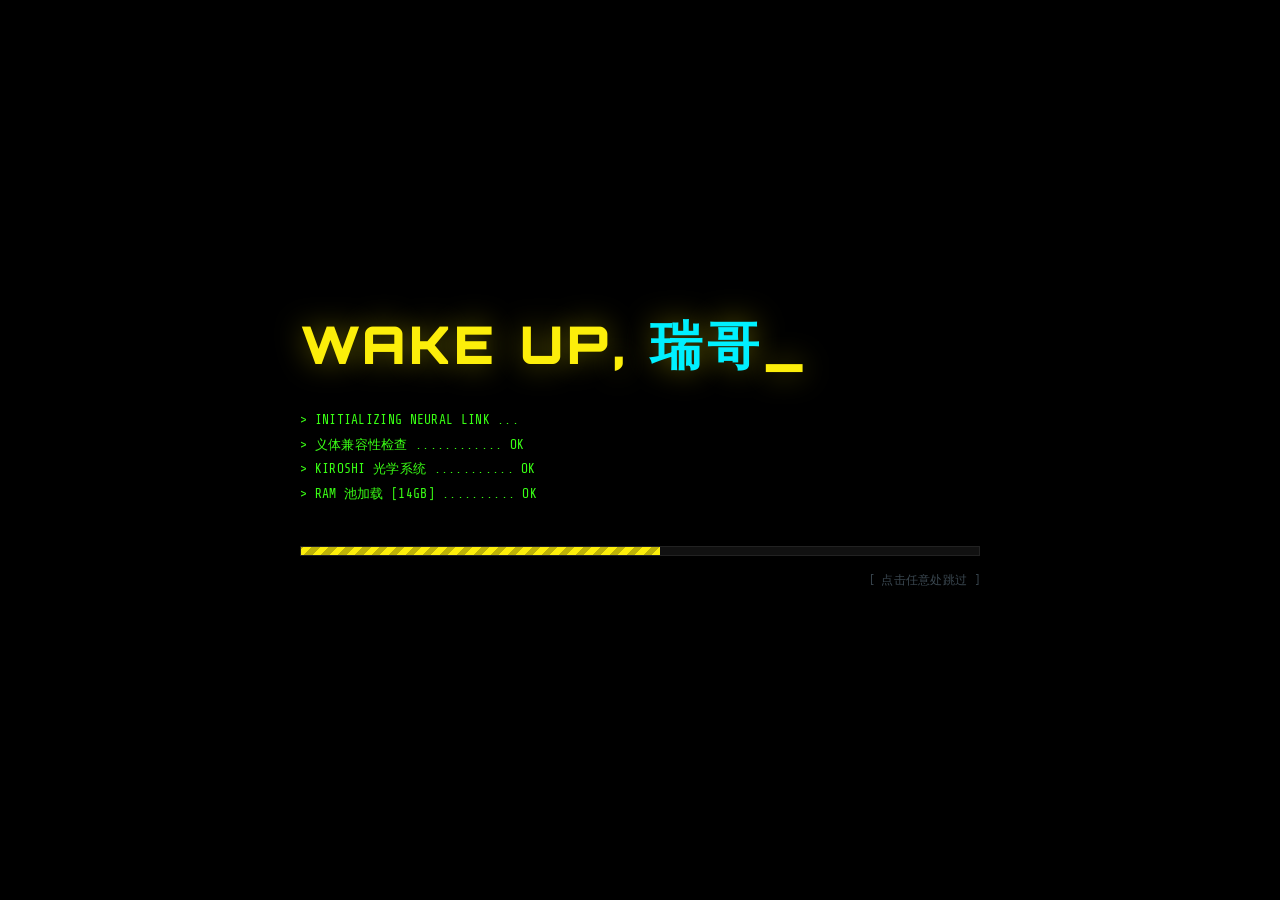
<file: index.html>
<!DOCTYPE html><html lang=zh-CN><head><meta charset=UTF-8><meta name=viewport content="width=device-width,initial-scale=1"><title>瑞哥.夜之城个人终端</title><link rel=icon type=image/svg+xml href=assets/favicon.svg><meta name=description content="一个赛博朋克2077风格的个人主页 —— 义体、专长、超梦档案与网络浪人日志。"><link rel=preload as=image href=assets/hero-city.jpg><link rel=preconnect href=https://fonts.googleapis.com><link rel=preconnect href=https://fonts.gstatic.com crossorigin><link href="https://fonts.googleapis.com/css2?family=Orbitron:wght@500;700;900&family=Rajdhani:wght@400;500;600;700&family=Share+Tech+Mono&display=swap" rel=stylesheet media=print onload='this.media="all"'><noscript><link href="https://fonts.googleapis.com/css2?family=Orbitron:wght@500;700;900&family=Rajdhani:wght@400;500;600;700&family=Share+Tech+Mono&display=swap" rel=stylesheet></noscript><link rel=stylesheet href=assets/style.css></head><body><div id=boot><div class=boot-box><div class=boot-logo>WAKE UP, <span>瑞哥</span>_</div><div class=boot-lines id=boot-lines></div><div class=boot-bar><i id=boot-bar></i></div><div class=boot-skip>[ 点击任意处跳过 ]</div></div></div><div class=fx-scanlines></div><div class=fx-crtbar></div><div class=fx-noise></div><div class=fx-vignette></div><div id=cursor-glow></div><div id=burn-overlay></div><div class=side-strip>NIGHT CITY // NC-77012 // PERSONAL TERMINAL OF V.</div><div class="hud-corner tl"></div><div class="hud-corner tr"></div><div class="hud-corner bl"></div><div class="hud-corner br"></div><div id=relic-hud>RELIC 2.0 :: RUNTIME STABLE</div><header id=nav><a class=nav-logo href=index.html><span class=box>V</span>瑞哥. TERMINAL</a><nav class=nav-links id=nav-links><a href=attributes.html>属性</a> <a href=cyberware.html>义体</a> <a href=perks.html>专长</a> <a href=braindance.html>超梦档案</a> <a href=terminal.html>接入终端</a> <a class=ext href="https://project-dashboard-demo.app.workbuddy.host/?sharecode=5I4RS6HMRS&shareId=46b3ce8f7da348518862b93cd07c467c" target=_blank rel=noopener>项目控制台</a></nav><div class=nav-eddies>€$ <b id=eddies>0</b></div><button id=nav-burger>MENU_</button></header><main><div class="ticker ticker-top"><div class=ticker-track id=ticker-track></div></div><section id=hero><div class=hero-bg><img id=hero-img src=assets/hero-city.jpg alt=夜之城></div><div class=hero-grid></div><div class=hero-inner><div class=hero-top><div class="hero-id reveal"><div class=avatar-frame><img src=assets/portrait.jpg alt=肖像></div><div class=hero-meta><div>NETRUNNER // <b>freelancer_tier_1</b></div><div>街头声望 STREET CRED: <b class=lv>Lv.50 · MAX</b></div><div>所属: <b>自由浪人</b> / 来世酒吧常驻</div><div>当前位置: <b>沃森区 · 北橡树公寓 0716</b></div></div></div><div class="hero-meta reveal" style=text-align:right><div>SESSION ID: <b id=sess-id>--------</b></div><div>UPTIME: <b id=uptime>00:00:00</b></div><div>SYS STATUS: <b style=color:var(--green)>ONLINE</b></div></div></div><div class="hero-title reveal"><h1><span class="glitch y" data-text=V>瑞哥</span><span class=dot>.</span></h1><div class=hero-role>FULL-STACK CHROME // 自由网络浪人 · 恶土诗人</div></div><div class="hero-quote reveal"><span id=typed></span><span class=hero-cursor></span></div><div class="hero-cta reveal"><a class="btn btn-y cut" href=braindance.html>[ 查看超梦档案 ]</a> <a class="btn btn-o cut-sm" href=terminal.html>[ 接入终端 ]</a></div><div class="hero-stats reveal"><div class=stat-cell><div class=num><span data-count=1188>0</span><small> 小时</small></div><div class=lbl>NET RUNTIME 工作时长</div></div><div class=stat-cell><div class=num><span data-count=128>0</span></div><div class=lbl>ACTUAL PROJECT // 实战项目</div></div><div class=stat-cell><div class=num><span data-count=56>0</span></div><div class=lbl>SHARDS // 发布的技术碎片</div></div><div class=stat-cell><div class=num><span data-count=9>0</span><small> /10</small></div><div class=lbl>CHROME INDEX 义体负载</div></div></div></div></section><section id=ports><div class="ports-head reveal"><div class=sec-tag>// NAV MATRIX :: 选择接入点</div><p class=sec-sub>档案、回放与终端都在各自的舱室里 —— 点卡片直达。</p></div><div class=port-grid><a class="port-card cut reveal" href=attributes.html><span class=p-ic style=color:var(--red)>⚡</span><h3>属性面板</h3><span class=p-en>BODY STATS</span><p>五维属性与下属技能，数值即话语权。</p><span class=p-go>进入查看</span> </a><a class="port-card cut reveal" href=cyberware.html><span class=p-ic style=color:var(--orange)>🦾</span><h3>义体负载</h3><span class=p-en>CYBERWARE</span><p>义体清单与诊断详情，点部件看报告。</p><span class=p-go>进入舱室</span> </a><a class="port-card cut reveal" href=perks.html><span class=p-ic style=color:var(--purple)>🧬</span><h3>专长树</h3><span class=p-en>PERK TREES</span><p>黑客、刀剑与工程三条路线的解锁进度。</p><span class=p-go>查看进度</span> </a><a class="port-card cut reveal" href=braindance.html><span class=p-ic style=color:var(--cyan)>🎬</span><h3>超梦档案</h3><span class=p-en>BRAINdance ARCHIVES</span><p>六段脑内录像带：技术碎片、恶土见闻与夜之城生存指南，全息投影回放。</p><span class=p-go>接入回放</span> </a><a class="port-card cut reveal" href=terminal.html><span class=p-ic style=color:var(--yellow)>⌨</span><h3>接入终端</h3><span class=p-en>UPLINK // V-TERM</span><p>脑内电台语录墙，外加一个能敲命令的假终端。</p><span class=p-go>建立连接</span> </a><a class="port-card ext cut reveal" href="https://project-dashboard-demo.app.workbuddy.host/?sharecode=5I4RS6HMRS&shareId=46b3ce8f7da348518862b93cd07c467c" target=_blank rel=noopener><span class=p-ic style=color:var(--green)>🛰</span><h3>项目控制台</h3><span class=p-en>PROJECT CONSOLE</span><p>委托项目状态灯阵与交付链路，独立应用实时同步。</p><span class=p-go>打开控制台</span></a></div></section><footer class=foot-bar><div class=corps><span class=corp>荒坂 ARASAKA</span> <span class=corp>军用科技 MILITECH</span> <span class=corp>生物技术 BIOTECHNICA</span> <span class=corp>康陶 KANG TAO</span> <span class=corp>创伤小组 TRAUMA TEAM</span></div><div class=ncpd-line>NCPD: 本终端为个人非商业用途 · 未经授权接入将触发防御网格 · ICE 已就绪</div><div class=foot-status>V. TERMINAL © 2077 · <span class=on>● ONLINE</span></div></footer></main><script src=assets/config.js></script><script src=assets/common.js></script><script>function startTyped(){const t=document.getElementById("typed");let e=0,n=0,o=!1;!function i(){const d=CONFIG.typedLines[e];if(o)t.textContent=d.slice(0,--n),0===n&&(o=!1,e=(e+1)%CONFIG.typedLines.length),setTimeout(i,22);else{if(t.textContent=d.slice(0,++n),n===d.length)return o=!0,void setTimeout(i,2400);setTimeout(i,55+60*Math.random())}}()}!function(){const t=document.getElementById("boot"),e=document.getElementById("boot-lines"),n=document.getElementById("boot-bar"),o=[["> INITIALIZING NEURAL LINK ...","ok"],["> 义体兼容性检查 ............ OK","ok"],["> KIROSHI 光学系统 ........... OK","ok"],["> RAM 池加载 [14GB] .......... OK","ok"],["> 荒坂 ICE 扫描 .............. 已规避","warn"],["> RELIC 2.0 运行时 ........... 异常!","err"],["> 覆盖协议启动: WAKE UP, SAMURAI","warn"]];let i=0,d=!1;const s=()=>{d||(d=!0,t.classList.add("done"),startTyped())},r=setInterval(()=>{if(i>=o.length)return clearInterval(r),n.style.width="100%",void setTimeout(s,550);const[t,d]=o[i],c=document.createElement("div");c.className=d,c.textContent=t,e.appendChild(c),n.style.width=Math.round((i+1)/o.length*92)+"%",i++},300);t.addEventListener("click",s),setTimeout(s,3400)}(),function(){const t=document.getElementById("ticker-track"),e=CONFIG.tickerItems.map(([t,e])=>`<div class="ticker-item ${"警告"===t||"NCPD 通缉"===t?"warn":""}"><b>[ ${t} ]</b>${e}</div>`).join("");t.innerHTML=e+e}(),function(){const t=Array.from({length:8},()=>"0123456789ABCDEF"[Math.floor(16*Math.random())]).join("");document.getElementById("sess-id").textContent=t;const e=document.getElementById("uptime");let n=0;setInterval(()=>{n++;const t=String(Math.floor(n/3600)).padStart(2,"0"),o=String(Math.floor(n%3600/60)).padStart(2,"0");e.textContent=`${t}:${o}:${String(n%60).padStart(2,"0")}`},1e3)}(),function(){const t=document.getElementById("hero-img");addEventListener("mousemove",e=>{const n=14*(e.clientX/innerWidth-.5),o=10*(e.clientY/innerHeight-.5);t.style.transform=`scale(1.06) translate(${-n}px,${-o}px)`})}()</script></body></html>
</file>
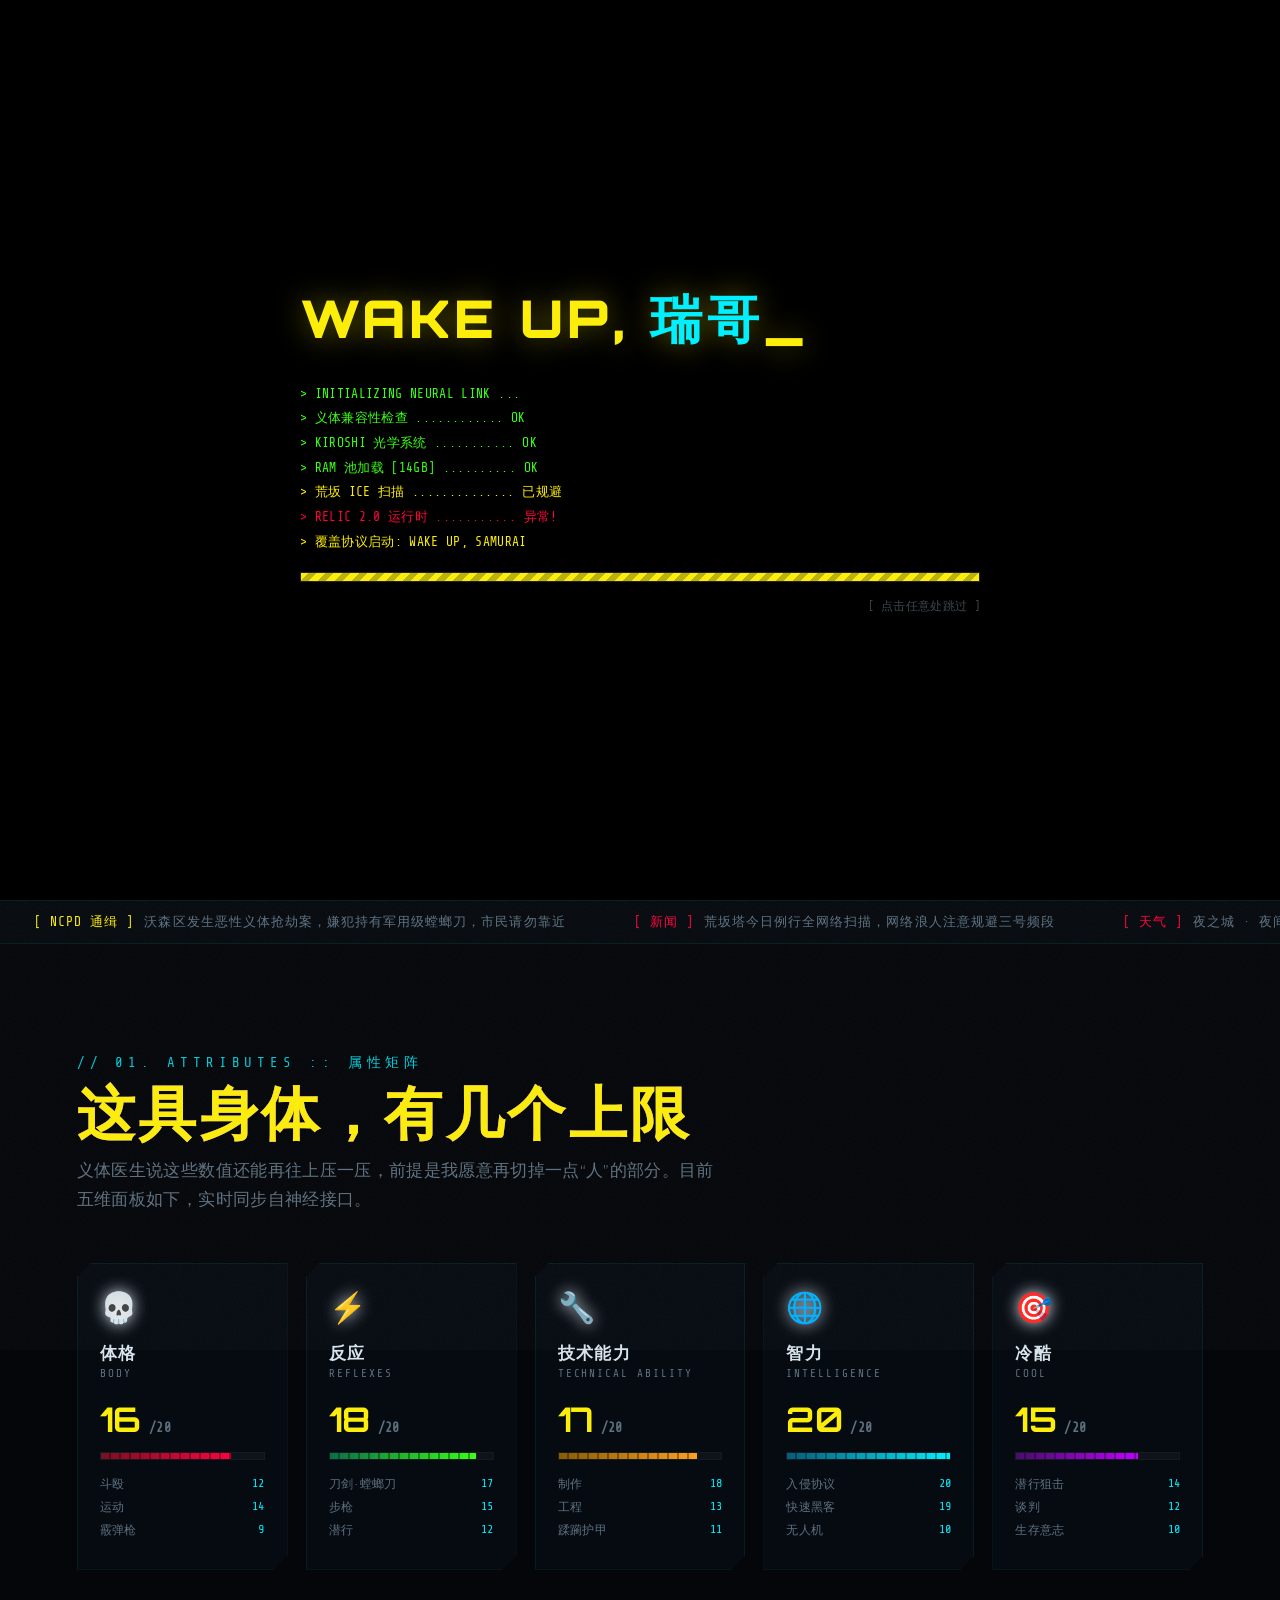
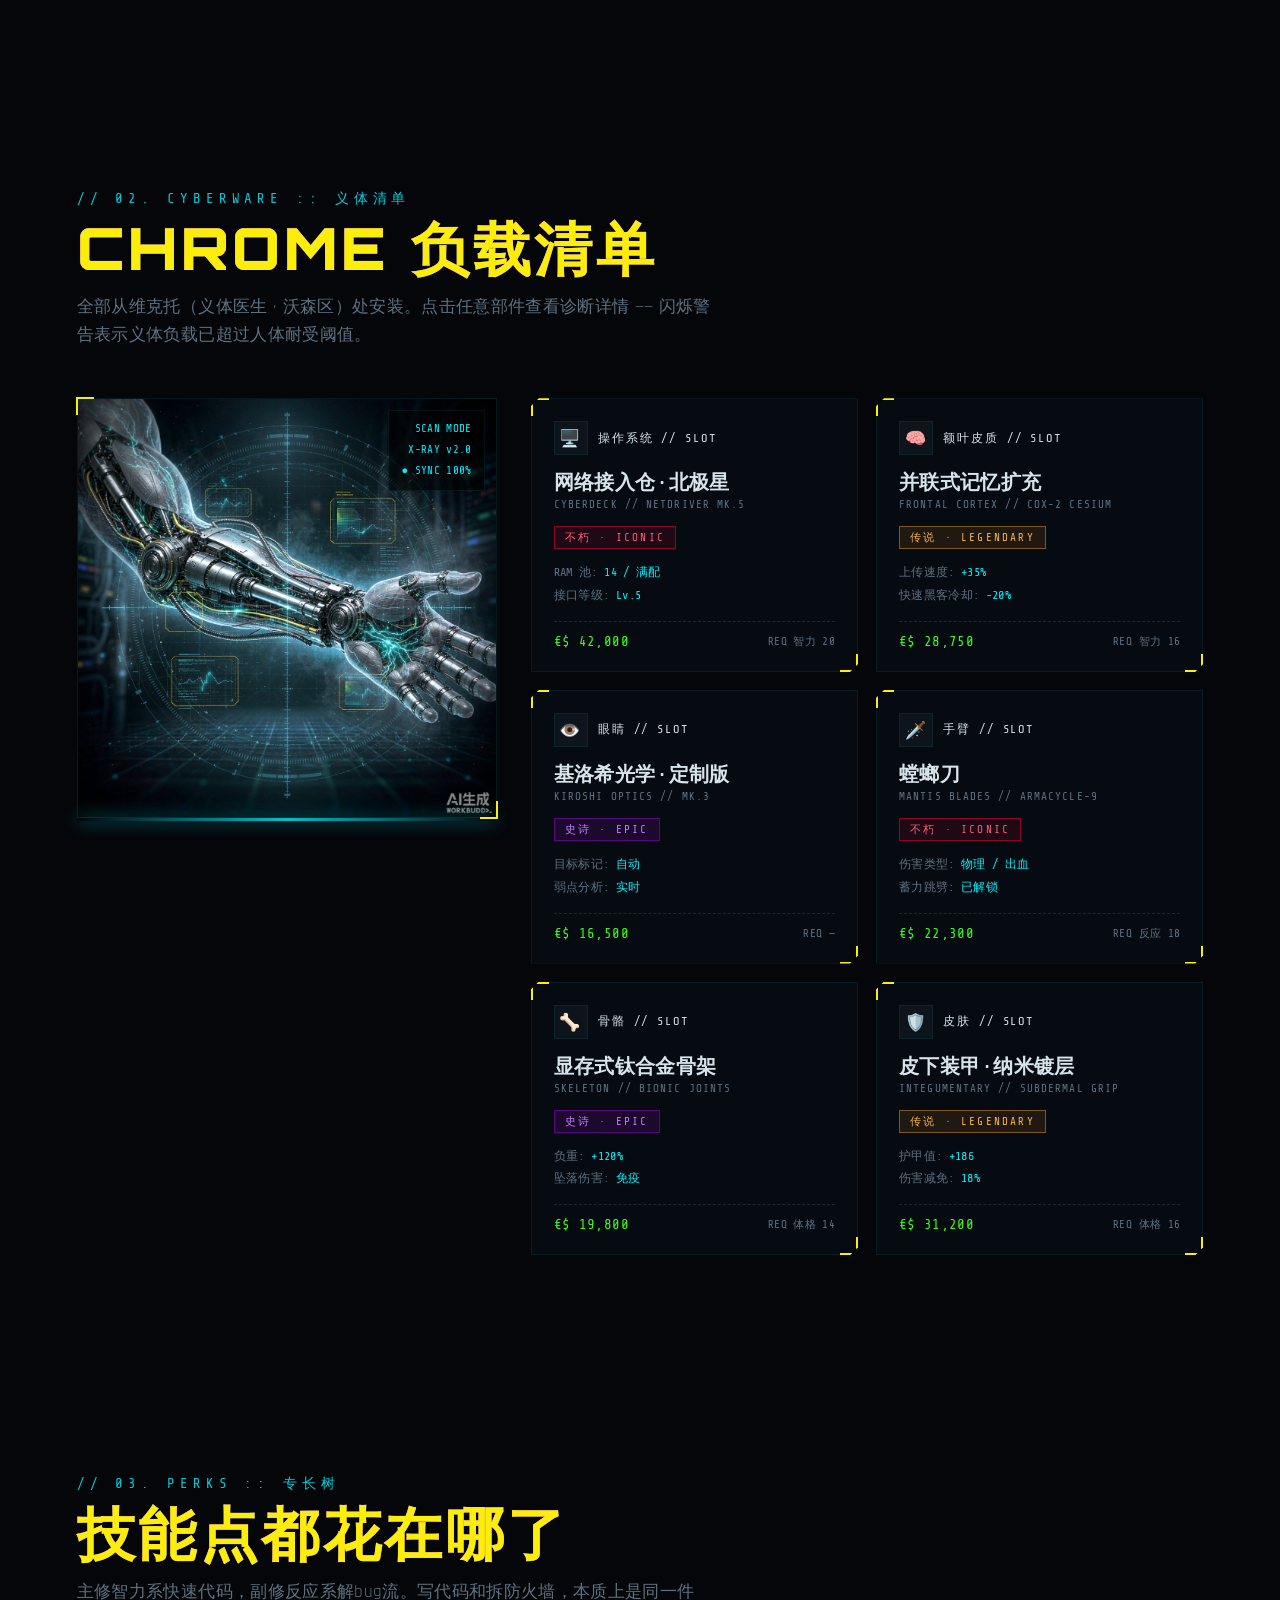
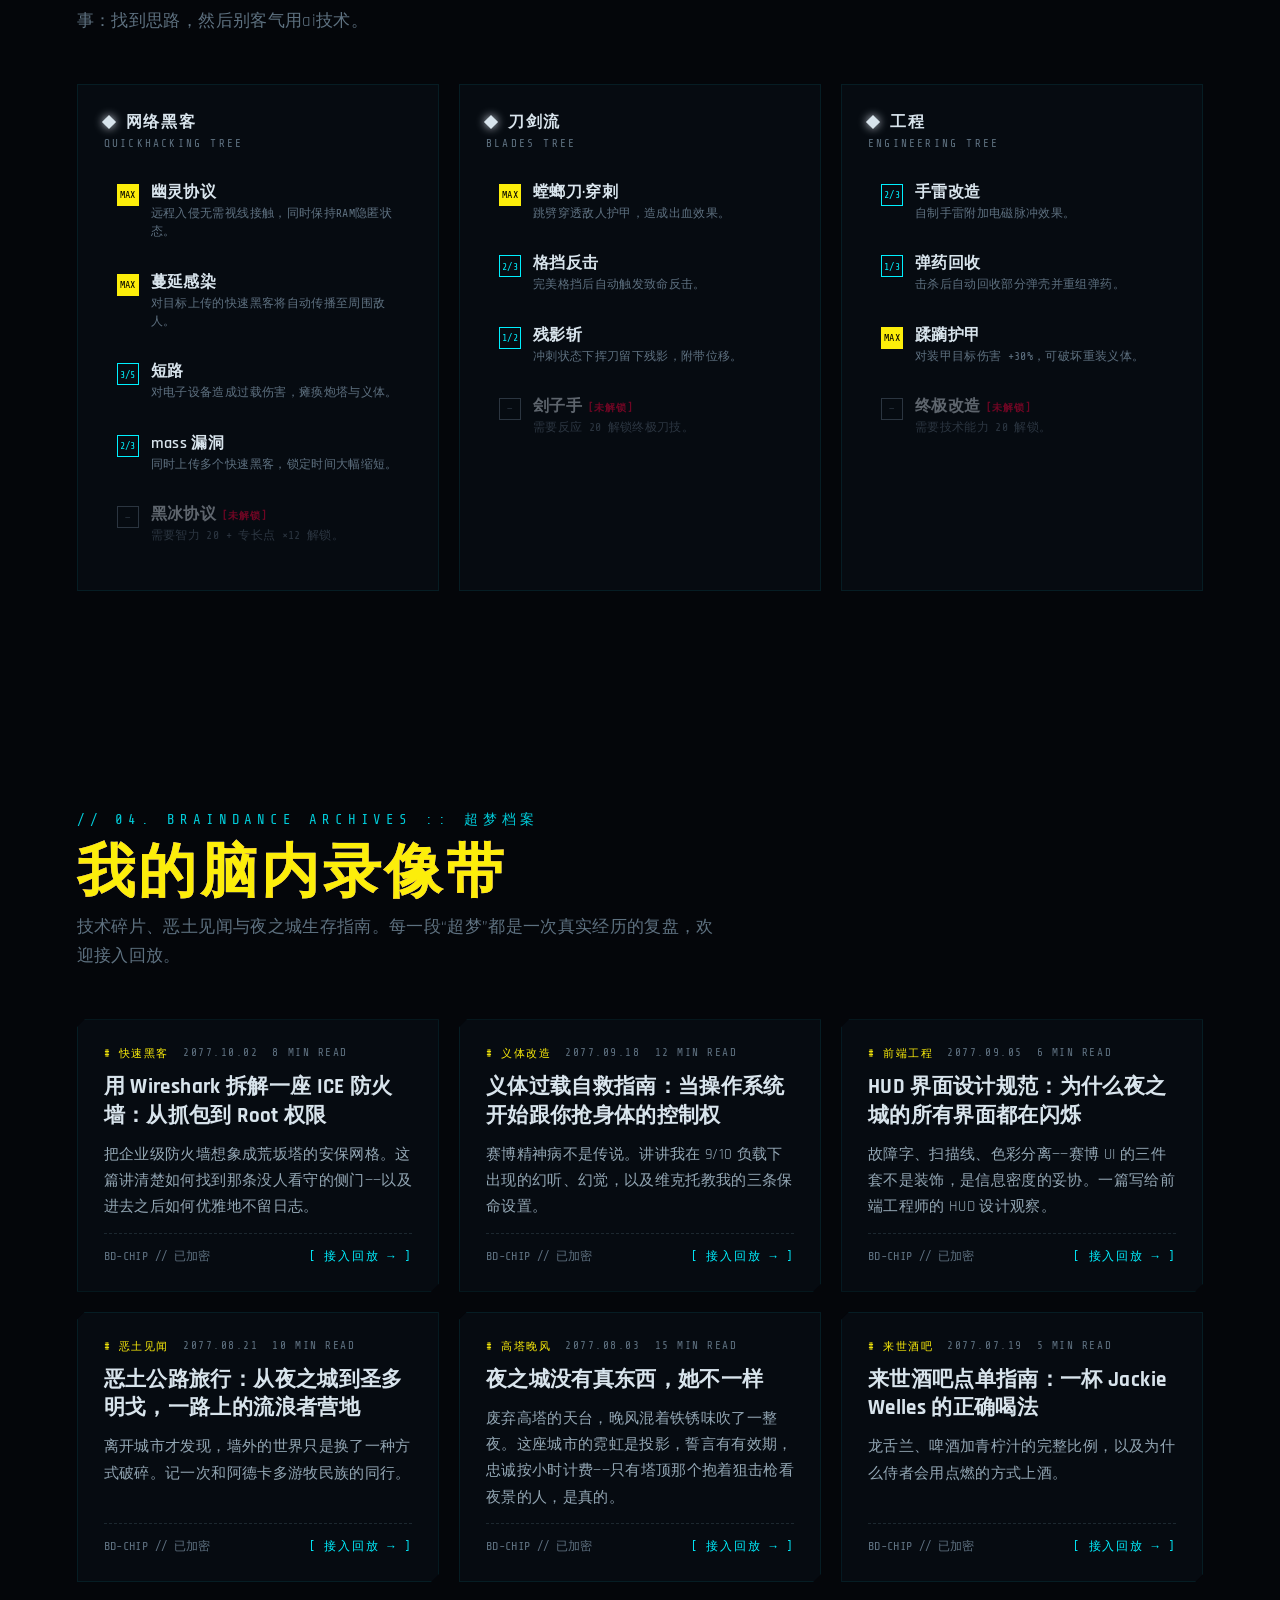
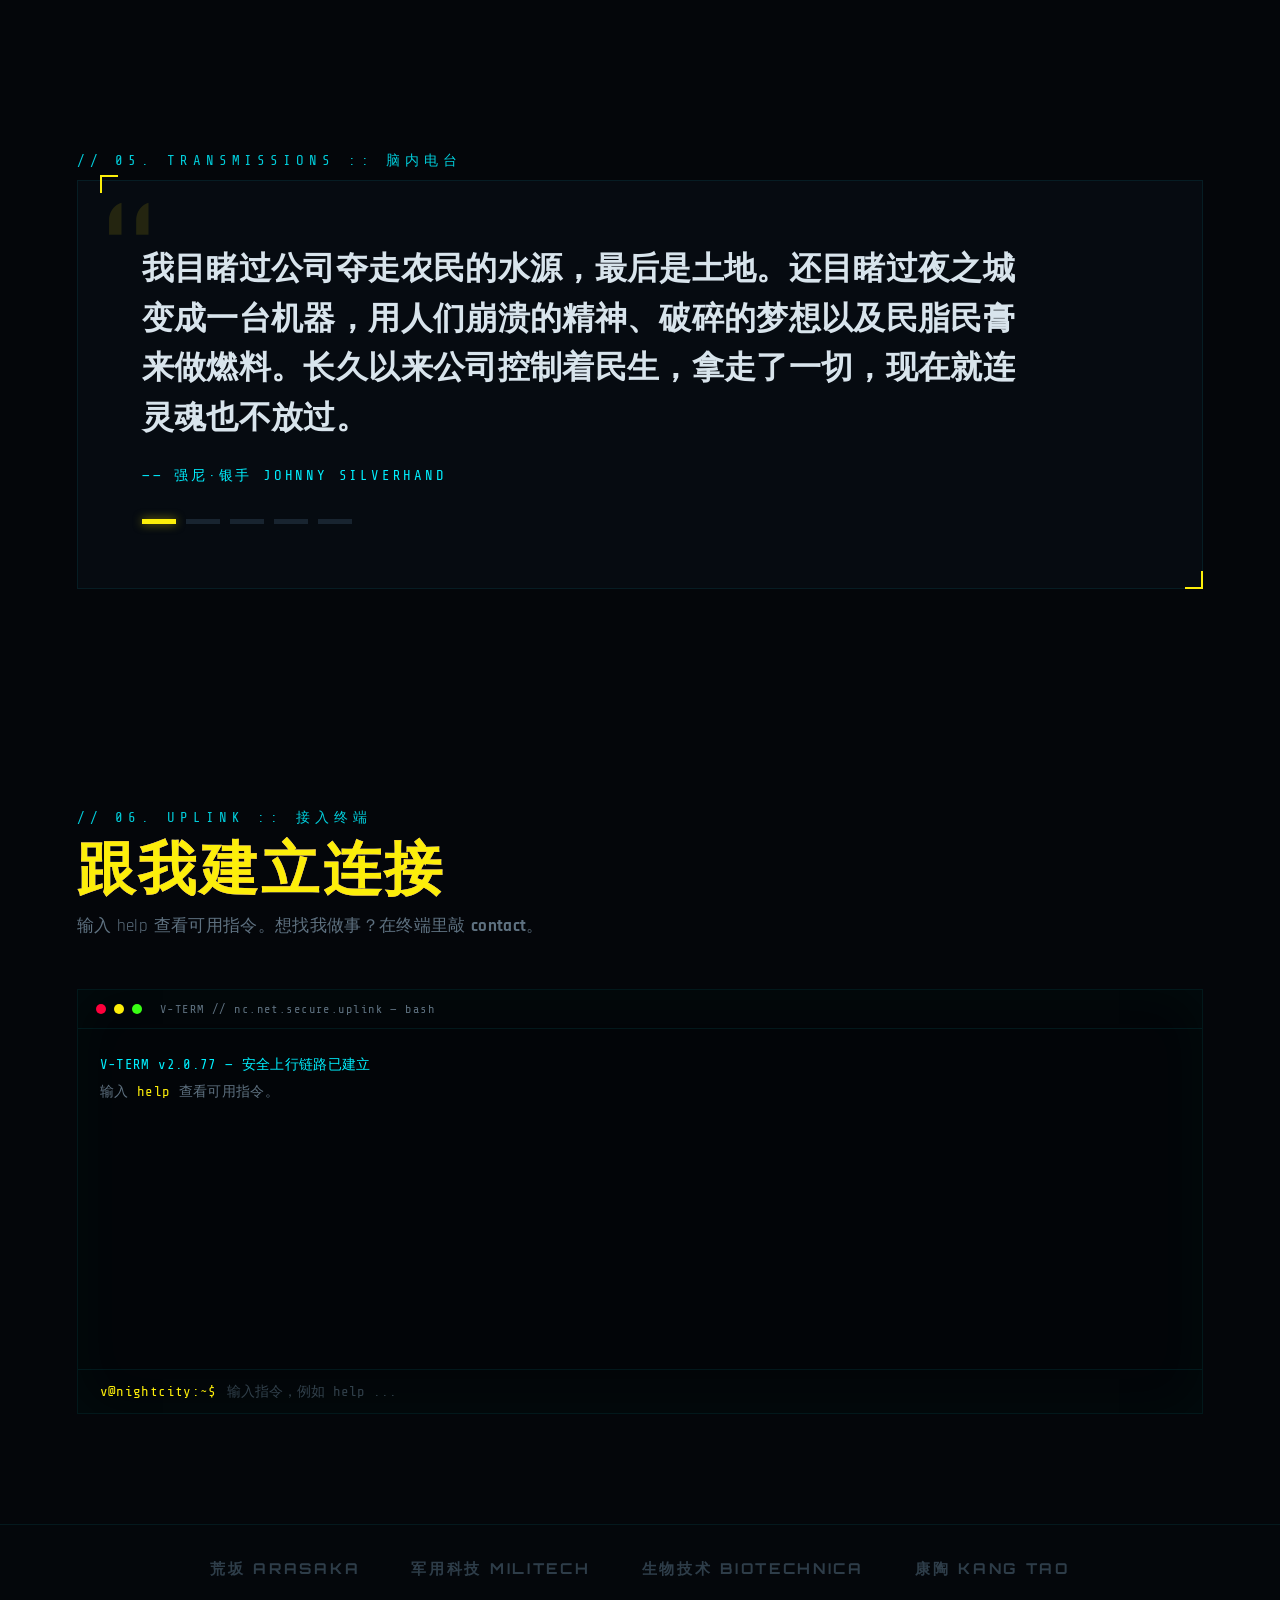
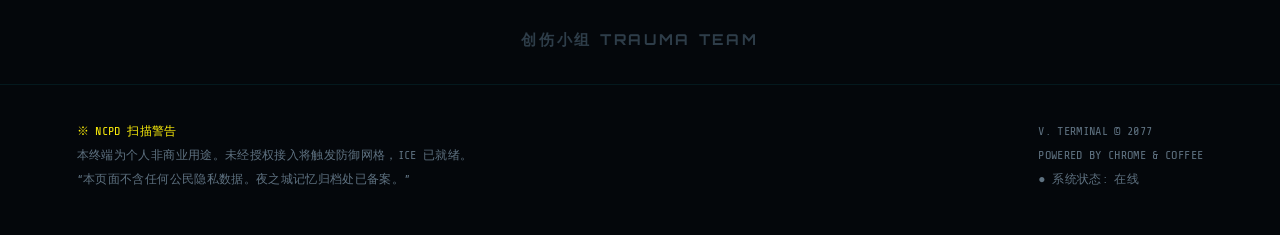
<file: cyberpunk-homepage/index.html>
<!doctype html><html lang=zh-CN><head><meta charset=UTF-8><meta name=viewport content="width=device-width,initial-scale=1"><title>瑞哥.夜之城个人终端</title><link rel=icon type=image/svg+xml href=assets/favicon.svg><meta name=description content="一个赛博朋克2077风格的个人主页 —— 义体、专长、超梦档案与网络浪人日志。"><link rel=preconnect href=https://fonts.googleapis.com><link rel=preconnect href=https://fonts.gstatic.com crossorigin><link href="https://fonts.googleapis.com/css2?family=Orbitron:wght@500;700;900&family=Rajdhani:wght@400;500;600;700&family=Share+Tech+Mono&display=swap" rel=stylesheet><style>:root{--yellow:#FCEE0A;--yellow-dim:#b8ab06;--cyan:#00F0FF;--cyan-dim:#0aa7b3;--red:#FF003C;--pink:#FF2E88;--purple:#BD00FF;--orange:#FF9F1C;--green:#39FF14;--bg:#04060A;--bg2:#080C12;--panel:rgba(8,13,20,.82);--panel-solid:#0A0F16;--line:rgba(0,240,255,.18);--line-soft:rgba(0,240,255,.08);--text:#D8E4EC;--dim:#5E7180;--mono:'Share Tech Mono','Courier New',monospace;--ui:'Rajdhani','PingFang SC','Hiragino Sans GB','Microsoft YaHei',sans-serif;--disp:'Orbitron','Rajdhani','PingFang SC','Microsoft YaHei',sans-serif}*{margin:0;padding:0;box-sizing:border-box}html{scroll-behavior:smooth}body{background:var(--bg);color:var(--text);font-family:var(--ui);font-size:17px;letter-spacing:.02em;overflow-x:hidden;cursor:default}::selection{background:var(--yellow);color:#000}a{color:var(--cyan);text-decoration:none}img{max-width:100%;display:block}button{font-family:var(--ui);cursor:pointer}.fx-scanlines{position:fixed;inset:0;pointer-events:none;z-index:9000;background:repeating-linear-gradient(0deg,rgba(0,0,0,.14) 0 1px,transparent 1px 3px);mix-blend-mode:multiply}.fx-crtbar{position:fixed;left:0;right:0;height:120px;pointer-events:none;z-index:9001;background:linear-gradient(180deg,transparent,rgba(0,240,255,.045),transparent);animation:crtbar 7s linear infinite}@keyframes crtbar{0%{top:-15%}100%{top:110%}}.fx-noise{position:fixed;inset:-50%;width:200%;height:200%;pointer-events:none;z-index:8999;opacity:.05;background-image:url("data:image/svg+xml,%3Csvg xmlns='http://www.w3.org/2000/svg' width='120' height='120'%3E%3Cfilter id='n'%3E%3CfeTurbulence type='fractalNoise' baseFrequency='0.9' numOctaves='2'/%3E%3C/filter%3E%3Crect width='120' height='120' filter='url(%23n)' opacity='1'/%3E%3C/svg%3E");animation:noiseShift .45s steps(3) infinite}@keyframes noiseShift{0%{transform:translate(0,0)}33%{transform:translate(-2%,1%)}66%{transform:translate(1%,-2%)}100%{transform:translate(0,0)}}.fx-vignette{position:fixed;inset:0;pointer-events:none;z-index:8998;background:radial-gradient(ellipse at center,transparent 55%,rgba(0,0,0,.55) 100%)}#cursor-glow{position:fixed;width:520px;height:520px;border-radius:50%;pointer-events:none;z-index:1;background:radial-gradient(circle,rgba(0,240,255,.06) 0,transparent 60%);transform:translate(-50%,-50%);transition:opacity .4s}.glitch{position:relative;display:inline-block;color:var(--text)}.glitch::after,.glitch::before{content:attr(data-text);position:absolute;inset:0;overflow:hidden}.glitch::before{color:var(--cyan);z-index:-1;animation:gl-a 3.2s infinite steps(1)}.glitch::after{color:var(--red);z-index:-2;animation:gl-b 2.7s infinite steps(1)}@keyframes gl-a{0%,100%,88%{transform:translate(0);opacity:0}89%{transform:translate(-4px,2px);opacity:.8;clip-path:inset(10% 0 55% 0)}91%{transform:translate(3px,-1px);opacity:.8;clip-path:inset(60% 0 8% 0)}93%{transform:translate(-2px,0);opacity:.8;clip-path:inset(30% 0 40% 0)}95%{opacity:0}}@keyframes gl-b{0%,100%,82%{transform:translate(0);opacity:0}83%{transform:translate(4px,-2px);opacity:.8;clip-path:inset(45% 0 20% 0)}86%{transform:translate(-3px,2px);opacity:.8;clip-path:inset(5% 0 75% 0)}90%{transform:translate(2px,0);opacity:.8;clip-path:inset(70% 0 5% 0)}93%{opacity:0}}.glitch:hover::before{animation:gl-a .4s infinite steps(1)}.glitch:hover::after{animation:gl-b .35s infinite steps(1)}.glitch.y{color:var(--yellow)}.glitch.y::before{color:var(--pink)}.glitch.y::after{color:var(--cyan)}section{position:relative;padding:110px 6vw;max-width:1480px;margin:0 auto;z-index:2}.sec-tag{font-family:var(--mono);color:var(--cyan);font-size:14px;letter-spacing:.35em;margin-bottom:10px;opacity:.85}.sec-title{font-family:var(--disp);font-weight:900;font-size:clamp(34px,4.6vw,58px);letter-spacing:.06em;line-height:1.05;margin-bottom:14px;text-transform:uppercase}.sec-sub{color:var(--dim);font-size:17px;max-width:640px;line-height:1.7;margin-bottom:48px}.sec-head{margin-bottom:10px}.cut{clip-path:polygon(14px 0,100% 0,100% calc(100% - 14px),calc(100% - 14px) 100%,0 100%,0 14px)}.cut-sm{clip-path:polygon(8px 0,100% 0,100% calc(100% - 8px),calc(100% - 8px) 100%,0 100%,0 8px)}.reveal{opacity:0;transform:translateY(34px);transition:opacity .8s cubic-bezier(.2,.7,.2,1),transform .8s cubic-bezier(.2,.7,.2,1)}.reveal.in{opacity:1;transform:none}.corner-brackets{position:relative}.corner-brackets::after,.corner-brackets::before{content:"";position:absolute;width:16px;height:16px;pointer-events:none;transition:all .3s}.corner-brackets::before{top:-1px;left:-1px;border-top:2px solid var(--yellow);border-left:2px solid var(--yellow)}.corner-brackets::after{bottom:-1px;right:-1px;border-bottom:2px solid var(--yellow);border-right:2px solid var(--yellow)}#boot{position:fixed;inset:0;background:#000;z-index:10000;display:flex;align-items:center;justify-content:center;transition:opacity .7s,visibility .7s}#boot.done{opacity:0;visibility:hidden}.boot-box{width:min(680px,88vw)}.boot-logo{font-family:var(--disp);font-weight:900;font-size:clamp(28px,5vw,52px);color:var(--yellow);letter-spacing:.08em;text-shadow:0 0 30px rgba(252,238,10,.4);animation:flicker 2.4s infinite}.boot-logo span{color:var(--cyan)}@keyframes flicker{0%,100%{opacity:1}3%{opacity:.4}5%{opacity:1}42%{opacity:1}43%{opacity:.5}44%{opacity:1}67%{opacity:1}68%{opacity:.3}69%{opacity:1}}.boot-lines{font-family:var(--mono);font-size:13px;color:var(--dim);margin:26px 0 18px;min-height:120px;line-height:1.9}.boot-lines .ok{color:var(--green)}.boot-lines .warn{color:var(--yellow)}.boot-lines .err{color:var(--red)}.boot-bar{height:10px;background:#111;border:1px solid #222;position:relative;overflow:hidden}.boot-bar i{position:absolute;inset:0;background:var(--yellow);width:0%;transition:width .3s;background-image:repeating-linear-gradient(-45deg,transparent 0 6px,rgba(0,0,0,.25) 6px 12px)}.boot-skip{margin-top:16px;font-family:var(--mono);font-size:12px;color:#3a4750;text-align:right}#nav{position:fixed;top:0;left:0;right:0;z-index:9500;display:flex;align-items:center;gap:26px;padding:0 clamp(16px,3vw,40px);height:64px;background:linear-gradient(180deg,rgba(4,6,10,.92),rgba(4,6,10,.75));backdrop-filter:blur(10px);border-bottom:1px solid var(--line-soft)}.nav-logo{font-family:var(--disp);font-weight:900;font-size:20px;color:var(--yellow);letter-spacing:.1em;display:flex;align-items:center;gap:10px}.nav-logo .box{width:26px;height:26px;background:var(--yellow);color:#000;display:grid;place-items:center;font-size:15px;clip-path:polygon(5px 0,100% 0,100% calc(100% - 5px),calc(100% - 5px) 100%,0 100%,0 5px)}.nav-links{display:flex;gap:4px;margin-left:auto}.nav-links a{font-family:var(--mono);font-size:13px;letter-spacing:.14em;color:var(--dim);padding:8px 14px;position:relative;transition:color .2s}.nav-links a::before{content:"//";color:var(--cyan);margin-right:6px;opacity:0;transition:opacity .2s}.nav-links a.active,.nav-links a:hover{color:var(--yellow)}.nav-links a.active::before,.nav-links a:hover::before{opacity:1}.nav-eddies{font-family:var(--mono);font-size:13px;color:var(--green);border:1px solid rgba(57,255,20,.3);padding:6px 14px;letter-spacing:.1em;white-space:nowrap}.nav-eddies b{color:var(--green)}#nav-burger{display:none;background:0 0;border:1px solid var(--line);color:var(--cyan);font-family:var(--mono);padding:6px 12px;font-size:14px}#hero{min-height:100vh;display:flex;flex-direction:column;justify-content:center;padding:130px 6vw 60px;max-width:none;overflow:hidden}.hero-bg{position:absolute;inset:0;z-index:-2}.hero-bg img{width:100%;height:100%;object-fit:cover;opacity:.5;transform:scale(1.06);transition:transform .2s ease-out;filter:saturate(1.15) contrast(1.05)}.hero-bg::after{content:"";position:absolute;inset:0;background:linear-gradient(180deg,rgba(4,6,10,.85) 0,rgba(4,6,10,.25) 40%,rgba(4,6,10,.92) 88%),linear-gradient(90deg,rgba(4,6,10,.8),transparent 55%)}.hero-grid{position:absolute;inset:0;z-index:-1;pointer-events:none;opacity:.14;background-image:linear-gradient(rgba(0,240,255,.35) 1px,transparent 1px),linear-gradient(90deg,rgba(0,240,255,.35) 1px,transparent 1px);background-size:80px 80px;mask-image:radial-gradient(ellipse 75% 65% at 50% 45%,#000 30%,transparent 75%);-webkit-mask-image:radial-gradient(ellipse 75% 65% at 50% 45%,#000 30%,transparent 75%)}.hero-inner{max-width:1480px;margin:0 auto;width:100%}.hero-top{display:flex;align-items:flex-start;justify-content:space-between;gap:30px;flex-wrap:wrap}.hero-id{display:flex;gap:22px;align-items:center}.avatar-frame{width:132px;height:132px;flex:none;position:relative;padding:5px;background:linear-gradient(135deg,var(--yellow),#000 45%,var(--cyan));clip-path:polygon(16px 0,100% 0,100% calc(100% - 16px),calc(100% - 16px) 100%,0 100%,0 16px)}.avatar-frame img{width:100%;height:100%;object-fit:cover;filter:saturate(1.1)}.avatar-frame::after{content:"SCAN OK";position:absolute;bottom:8px;left:8px;font-family:var(--mono);font-size:9px;letter-spacing:.2em;color:var(--green);background:rgba(0,0,0,.7);padding:2px 6px}.hero-meta{font-family:var(--mono);font-size:13px;color:var(--dim);line-height:2}.hero-meta b{color:var(--cyan);font-weight:400}.hero-meta .lv{color:var(--yellow)}.hero-title{margin:44px 0 8px}.hero-title h1{font-family:var(--disp);font-weight:900;font-size:clamp(56px,11vw,150px);line-height:.92;letter-spacing:.02em;text-transform:uppercase}.hero-title h1 .dot{color:var(--yellow)}.hero-role{font-family:var(--mono);color:var(--cyan);font-size:clamp(14px,1.6vw,19px);letter-spacing:.3em;margin-top:18px}.hero-quote{margin-top:26px;font-size:clamp(18px,2.4vw,26px);font-weight:600;color:var(--text);max-width:760px;line-height:1.5}.hero-quote em{color:var(--yellow);font-style:normal}.hero-cursor{display:inline-block;width:.6em;height:1.05em;background:var(--yellow);vertical-align:-.12em;margin-left:4px;animation:blink 1s steps(1) infinite}@keyframes blink{50%{opacity:0}}.hero-cta{display:flex;gap:16px;margin-top:44px;flex-wrap:wrap}.btn{font-family:var(--mono);font-size:15px;letter-spacing:.16em;padding:15px 30px;border:none;position:relative;transition:transform .15s,filter .2s;text-transform:uppercase}.btn:hover{transform:translateY(-2px);filter:brightness(1.12)}.btn-y{background:var(--yellow);color:#000;box-shadow:0 0 24px rgba(252,238,10,.35)}.btn-y::after{content:"";position:absolute;inset:0;border:1px solid rgba(0,0,0,.35);pointer-events:none;clip-path:polygon(8px 0,100% 0,100% calc(100% - 8px),calc(100% - 8px) 100%,0 100%,0 8px)}.btn-o{background:0 0;color:var(--cyan);border:1px solid var(--cyan);box-shadow:inset 0 0 18px rgba(0,240,255,.08)}.btn-o:hover{background:rgba(0,240,255,.08)}.hero-stats{display:grid;grid-template-columns:repeat(4,1fr);gap:2px;margin-top:70px;border:1px solid var(--line-soft);background:var(--line-soft)}.stat-cell{background:rgba(5,8,12,.85);padding:22px 26px;position:relative}.stat-cell .num{font-family:var(--disp);font-weight:700;font-size:clamp(24px,3vw,40px);color:var(--yellow)}.stat-cell .num small{font-size:.5em;color:var(--cyan)}.stat-cell .lbl{font-family:var(--mono);font-size:12px;color:var(--dim);letter-spacing:.2em;margin-top:6px}.stat-cell::before{content:"";position:absolute;top:0;left:0;width:26px;height:2px;background:var(--cyan)}.ticker{border-top:1px solid var(--line-soft);border-bottom:1px solid var(--line-soft);background:#060a0f;overflow:hidden;position:relative;z-index:2}.ticker-track{display:flex;width:max-content;animation:tick 36s linear infinite;gap:0}.ticker:hover .ticker-track{animation-play-state:paused}@keyframes tick{to{transform:translateX(-50%)}}.ticker-item{font-family:var(--mono);font-size:13px;letter-spacing:.08em;color:var(--dim);padding:12px 34px;white-space:nowrap}.ticker-item b{color:var(--red);font-weight:400;margin-right:10px}.ticker-item.warn b{color:var(--yellow)}.attr-grid{display:grid;grid-template-columns:repeat(5,1fr);gap:18px}.attr-card{background:var(--panel);border:1px solid var(--line-soft);padding:26px 22px 30px;position:relative;transition:border-color .3s,transform .3s}.attr-card:hover{border-color:var(--line);transform:translateY(-6px)}.attr-card .ic{font-size:30px;margin-bottom:14px;display:block;filter:drop-shadow(0 0 8px currentColor)}.attr-card h3{font-family:var(--disp);font-size:17px;letter-spacing:.08em;margin-bottom:2px}.attr-card .en{font-family:var(--mono);font-size:11px;color:var(--dim);letter-spacing:.18em;display:block;margin-bottom:18px}.attr-level{font-family:var(--disp);font-weight:700;font-size:34px;color:var(--yellow);margin-bottom:12px}.attr-level small{font-size:13px;color:var(--dim);font-family:var(--mono)}.bar{height:8px;background:#0d1319;position:relative;overflow:hidden;border:1px solid #131b23}.bar i{position:absolute;inset:0 100% 0 0;transition:right 1.4s cubic-bezier(.2,.8,.2,1)}.bar i::after{content:"";position:absolute;inset:0;background-image:repeating-linear-gradient(90deg,transparent 0 8px,rgba(0,0,0,.35) 8px 10px)}.bar i.c1{background:linear-gradient(90deg,#7a0f22,var(--red))}.bar i.c2{background:linear-gradient(90deg,#0b6e46,var(--green))}.bar i.c3{background:linear-gradient(90deg,#8a5b00,var(--orange))}.bar i.c4{background:linear-gradient(90deg,#065c7a,var(--cyan))}.bar i.c5{background:linear-gradient(90deg,#4b0b6b,var(--purple))}.attr-skills{margin-top:16px;display:flex;flex-direction:column;gap:6px}.attr-skills span{font-family:var(--mono);font-size:12px;color:var(--dim);display:flex;justify-content:space-between}.attr-skills span em{font-style:normal;color:var(--cyan)}.cw-layout{display:grid;grid-template-columns:minmax(260px,420px) 1fr;gap:34px;align-items:start}.cw-visual{position:sticky;top:90px}.cw-visual img{border:1px solid var(--line-soft);filter:saturate(1.1) contrast(1.05)}.cw-visual .scanline{position:absolute;left:0;right:0;height:3px;background:linear-gradient(90deg,transparent,var(--cyan),transparent);box-shadow:0 0 18px var(--cyan);animation:scanY 4s ease-in-out infinite;opacity:.8}@keyframes scanY{0%,100%{top:4%}50%{top:94%}}.cw-visual .hud{position:absolute;top:12px;right:12px;font-family:var(--mono);font-size:11px;color:var(--cyan);text-align:right;line-height:1.9;background:rgba(0,0,0,.55);padding:8px 12px;border:1px solid var(--line-soft)}.cw-grid{display:grid;grid-template-columns:repeat(auto-fill,minmax(290px,1fr));gap:18px}.cw-card{background:var(--panel);border:1px solid var(--line-soft);padding:22px;position:relative;cursor:pointer;transition:transform .25s,box-shadow .25s,border-color .25s}.cw-card:hover{transform:translateY(-5px);border-color:rgba(252,238,10,.4);box-shadow:0 14px 40px rgba(0,0,0,.55),0 0 22px rgba(252,238,10,.07)}.cw-slot{display:flex;align-items:center;gap:10px;font-family:var(--mono);font-size:12px;letter-spacing:.16em;margin-bottom:14px}.cw-slot .glyph{width:34px;height:34px;display:grid;place-items:center;font-size:17px;background:#0d141b;border:1px solid var(--line-soft)}.cw-card h4{font-size:20px;font-weight:700;margin-bottom:2px}.cw-card .en{font-family:var(--mono);font-size:11px;color:var(--dim);letter-spacing:.1em;display:block;margin-bottom:14px}.cw-rarity{font-family:var(--mono);font-size:11px;letter-spacing:.2em;padding:3px 10px;display:inline-block;margin-bottom:12px}.r-epic{color:#c77dff;background:rgba(189,0,255,.12);border:1px solid rgba(189,0,255,.4)}.r-legend{color:#ffb347;background:rgba(255,159,28,.1);border:1px solid rgba(255,159,28,.45)}.r-iconic{color:#ff5c7a;background:rgba(255,0,60,.1);border:1px solid rgba(255,0,60,.5)}.cw-stat{font-family:var(--mono);font-size:12px;color:var(--dim);line-height:1.9}.cw-stat b{color:var(--cyan);font-weight:400}.cw-price{margin-top:14px;padding-top:12px;border-top:1px dashed #1c2830;font-family:var(--mono);font-size:14px;color:var(--green);display:flex;justify-content:space-between;align-items:center}.cw-price .req{color:var(--dim);font-size:11px}.cw-card .corner-brackets::after,.cw-card .corner-brackets::before{border-color:transparent}.cw-card:hover .corner-brackets::after,.cw-card:hover .corner-brackets::before{border-color:var(--yellow)}#modal{position:fixed;inset:0;z-index:9700;display:none;align-items:center;justify-content:center;background:rgba(2,4,7,.82);backdrop-filter:blur(6px);padding:20px}#modal.open{display:flex}.modal-box{width:min(640px,94vw);background:var(--panel-solid);border:1px solid rgba(252,238,10,.35);box-shadow:0 0 60px rgba(252,238,10,.08),0 30px 80px rgba(0,0,0,.7);padding:34px;position:relative;animation:mIn .3s cubic-bezier(.2,.8,.2,1)}@keyframes mIn{from{transform:translateY(24px) scale(.97);opacity:0}to{transform:none;opacity:1}}.modal-box .m-close{position:absolute;top:12px;right:12px;background:0 0;border:1px solid var(--line);color:var(--dim);width:34px;height:34px;font-family:var(--mono);font-size:14px}.modal-box .m-close:hover{color:var(--red);border-color:var(--red)}.modal-box h4{font-family:var(--disp);font-size:24px;margin:10px 0 4px}.modal-box .m-en{font-family:var(--mono);font-size:12px;color:var(--dim);letter-spacing:.15em;margin-bottom:18px}.modal-box .m-desc{color:#9fb3c0;line-height:1.8;margin-bottom:20px;font-size:16px}.m-rows{font-family:var(--mono);font-size:13px;display:grid;gap:8px;margin-bottom:22px}.m-rows div{display:flex;justify-content:space-between;border-bottom:1px dashed #1c2830;padding-bottom:8px}.m-rows span{color:var(--dim)}.m-rows b{color:var(--cyan);font-weight:400}.m-warn{font-family:var(--mono);font-size:12px;color:var(--red);border:1px dashed rgba(255,0,60,.4);padding:12px 14px;line-height:1.8;background:rgba(255,0,60,.04)}.perk-cols{display:grid;grid-template-columns:repeat(3,1fr);gap:20px}.perk-col{background:var(--panel);border:1px solid var(--line-soft);padding:26px}.perk-col h3{font-family:var(--disp);font-size:16px;letter-spacing:.1em;display:flex;align-items:center;gap:12px;margin-bottom:4px}.perk-col h3 i{width:10px;height:10px;background:currentColor;display:inline-block;transform:rotate(45deg);box-shadow:0 0 10px currentColor}.perk-col .p-en{font-family:var(--mono);font-size:11px;color:var(--dim);letter-spacing:.2em;display:block;margin-bottom:20px}.perk{display:flex;gap:12px;align-items:flex-start;padding:11px 12px;border:1px solid transparent;position:relative;margin-bottom:6px;transition:background .2s,border-color .2s}.perk:hover{background:rgba(0,240,255,.04);border-color:var(--line-soft)}.perk .node{width:22px;height:22px;flex:none;margin-top:2px;display:grid;place-items:center;font-family:var(--mono);font-size:10px;border:1px solid var(--cyan);color:var(--cyan)}.perk .p-name{font-size:16px;font-weight:600}.perk .p-desc{font-family:var(--mono);font-size:11.5px;color:var(--dim);line-height:1.6;margin-top:2px}.perk.max .node{background:var(--yellow);border-color:var(--yellow);color:#000}.perk.locked{opacity:.42}.perk.locked .node{border-color:var(--dim);color:var(--dim)}.perk.locked .p-name::after{content:" [未解锁]";font-family:var(--mono);font-size:10px;color:var(--red);letter-spacing:.1em}.perk-path{height:14px;border-left:1px dashed #1e2c36;margin-left:23px}.bd-grid{display:grid;grid-template-columns:repeat(auto-fill,minmax(330px,1fr));gap:20px}.bd-card{background:var(--panel);border:1px solid var(--line-soft);padding:26px;display:flex;flex-direction:column;gap:12px;position:relative;overflow:hidden;transition:transform .25s,border-color .25s}.bd-card:hover{transform:translateY(-6px);border-color:rgba(0,240,255,.35)}.bd-card::before{content:"";position:absolute;top:0;left:0;right:0;height:2px;background:linear-gradient(90deg,var(--cyan),transparent);transform:scaleX(0);transform-origin:left;transition:transform .4s}.bd-card:hover::before{transform:scaleX(1)}.bd-meta{display:flex;gap:14px;font-family:var(--mono);font-size:11px;color:var(--dim);letter-spacing:.14em}.bd-meta .tag{color:var(--yellow)}.bd-card h4{font-size:21px;font-weight:700;line-height:1.35;transition:color .2s}.bd-card:hover h4{color:var(--yellow)}.bd-card p{color:#93a7b4;font-size:15px;line-height:1.75;flex:1}.bd-foot{display:flex;justify-content:space-between;align-items:center;font-family:var(--mono);font-size:12px;color:var(--dim);padding-top:14px;border-top:1px dashed #1c2830}.bd-foot a{letter-spacing:.15em}.bd-foot a:hover{color:var(--yellow)}body.bd-open{overflow:hidden}#bd-player{position:fixed;inset:0;z-index:9800;display:none;align-items:center;justify-content:center;padding:20px;background:radial-gradient(ellipse at 50% 62%,rgba(0,22,30,.9) 0,rgba(2,4,7,.97) 68%);backdrop-filter:blur(9px)}#bd-player.open{display:flex}#bd-player::before{content:"";position:absolute;inset:0;pointer-events:none;opacity:.55;background-image:linear-gradient(rgba(0,240,255,.07) 1px,transparent 1px),linear-gradient(90deg,rgba(0,240,255,.07) 1px,transparent 1px);background-size:46px 46px}#bd-player::after{content:"";position:absolute;inset:0;pointer-events:none;opacity:0;background:linear-gradient(0deg,rgba(255,255,255,.85),rgba(0,240,255,.35) 35%,transparent 60%)}#bd-player.ending::after{animation:bdRgbBurst 1.5s steps(3) forwards}@keyframes bdRgbBurst{0%,38%{opacity:0}42%{opacity:.55}46%{opacity:0}58%{opacity:.35}64%{opacity:0}100%{opacity:0}}.bd-stage{position:relative;width:min(1080px,94vw);padding:42px 0 64px;animation:bdStageIn .55s cubic-bezier(.2,.8,.2,1) both}@keyframes bdStageIn{from{opacity:0;transform:translateY(26px)}to{opacity:1;transform:none}}.bd-beam{position:absolute;left:50%;bottom:52px;width:152%;height:84%;transform:translateX(-50%);z-index:0;pointer-events:none;background:linear-gradient(0deg,rgba(0,240,255,.22),rgba(0,240,255,.04) 58%,transparent 100%);clip-path:polygon(50% 100%,2% 0,98% 0);filter:blur(3px);animation:bdBeamPulse 3.4s ease-in-out infinite}@keyframes bdBeamPulse{0%,100%{opacity:.42}50%{opacity:.85}}.bd-floor{position:absolute;left:50%;bottom:44px;width:74%;height:44px;transform:translateX(-50%);z-index:1;pointer-events:none;background:radial-gradient(ellipse,rgba(0,240,255,.3),transparent 70%);filter:blur(7px)}.bd-frame{position:relative;z-index:2;transform-origin:bottom center}.bd-screen{position:relative;aspect-ratio:16/9;background:#000;overflow:hidden;border:1px solid rgba(0,240,255,.5);box-shadow:0 0 40px rgba(0,240,255,.22),inset 0 0 70px rgba(0,240,255,.07);clip-path:polygon(20px 0,100% 0,100% calc(100% - 20px),calc(100% - 20px) 100%,0 100%,0 20px)}.bd-screen iframe,.bd-screen video{position:absolute;inset:0;width:100%;height:100%;border:0;display:block}.bd-screen video{object-fit:contain;background:#000}.bd-ctl{background:0 0;border:1px solid rgba(0,240,255,.45);color:var(--cyan);font-family:var(--mono);font-size:10px;line-height:1;letter-spacing:0;padding:6px 9px;min-width:36px;text-align:center;transition:background .2s,color .2s,border-color .2s}.bd-ctl:hover{background:rgba(0,240,255,.12);color:var(--yellow);border-color:var(--yellow)}.bd-screen .bd-fx-scan{position:absolute;inset:0;z-index:5;pointer-events:none;background:repeating-linear-gradient(0deg,rgba(0,0,0,.26) 0 2px,transparent 2px 4px)}.bd-screen .bd-fx-glow{position:absolute;inset:0;z-index:6;pointer-events:none;background:radial-gradient(ellipse at 50% 50%,transparent 52%,rgba(0,240,255,.18) 100%);animation:bdHoloFlicker 4.6s infinite}@keyframes bdHoloFlicker{0%,100%{opacity:.85}46%{opacity:1}47.5%{opacity:.42}49%{opacity:1}87%{opacity:.6}88.5%{opacity:.96}}.bd-screen .bd-fx-line{position:absolute;left:0;right:0;height:2px;z-index:7;pointer-events:none;background:linear-gradient(90deg,transparent,rgba(0,240,255,.55),transparent);animation:bdSweep 5.5s linear infinite}@keyframes bdSweep{0%{top:-2%}100%{top:102%}}.bd-hud-bottom,.bd-hud-top{position:absolute;left:0;right:0;display:flex;align-items:center;font-family:var(--mono);font-size:11px;letter-spacing:.18em}.bd-hud-top{top:0;height:30px;color:var(--cyan);justify-content:space-between;gap:12px}.bd-hud-top .bd-rec{display:flex;align-items:center;gap:9px;overflow:hidden;white-space:nowrap}.bd-hud-top .bd-rec i{width:9px;height:9px;border-radius:50%;background:var(--red);box-shadow:0 0 12px var(--red);animation:bdRec 1.3s infinite;flex:none}@keyframes bdRec{0%,100%{opacity:1}50%{opacity:.15}}.bd-close{background:0 0;border:1px solid rgba(0,240,255,.45);color:var(--cyan);font-family:var(--mono);font-size:11px;letter-spacing:.16em;padding:6px 13px;white-space:nowrap;transition:background .2s,color .2s,border-color .2s}.bd-close:hover{background:rgba(0,240,255,.12);color:var(--yellow);border-color:var(--yellow)}.bd-hud-bottom{bottom:0;height:40px;color:var(--dim);gap:14px}.bd-hud-bottom #bd-time{white-space:nowrap;color:var(--yellow)}.bd-prog{flex:1;height:6px;background:#0a1014;border:1px solid rgba(0,240,255,.25);position:relative;overflow:hidden;min-width:60px}.bd-prog i{position:absolute;inset:0 100% 0 0;transition:right .25s linear;background:linear-gradient(90deg,var(--cyan),var(--yellow));box-shadow:0 0 14px rgba(0,240,255,.55)}.bd-endbtn{background:0 0;border:1px solid rgba(255,0,60,.5);color:var(--red);font-family:var(--mono);font-size:11px;letter-spacing:.16em;padding:6px 13px;white-space:nowrap;transition:background .2s}.bd-endbtn:hover{background:rgba(255,0,60,.14)}.bd-collapse{position:absolute;left:0;right:0;bottom:44px;height:3px;z-index:8;opacity:0;pointer-events:none;background:linear-gradient(90deg,transparent,#fff,var(--cyan),#fff,transparent);box-shadow:0 0 26px var(--cyan)}#bd-player.ending .bd-collapse{animation:bdCollapse 1.5s ease-out forwards}@keyframes bdCollapse{0%,52%{opacity:0;transform:scaleX(1)}60%{opacity:1;transform:scaleX(1.02)}78%{opacity:.85;transform:scaleX(1.2)}100%{opacity:0;transform:scaleX(1.5)}}.bd-end-flash{position:absolute;left:50%;top:44%;transform:translate(-50%,-50%);z-index:9;opacity:0;pointer-events:none;text-align:center}.bd-end-flash .t1{display:block;font-family:var(--disp);font-weight:900;font-size:clamp(20px,3.4vw,42px);letter-spacing:.3em;color:#fff;text-shadow:0 0 30px var(--cyan),0 0 70px var(--cyan)}.bd-end-flash .t2{display:block;font-family:var(--mono);font-size:clamp(10px,1.1vw,13px);letter-spacing:.42em;color:var(--cyan);margin-top:12px}#bd-player.ending .bd-end-flash{animation:bdEndFlash 1.5s ease-out forwards}@keyframes bdEndFlash{0%,36%{opacity:0;transform:translate(-50%,-50%) scale(1)}44%{opacity:1;transform:translate(-50%,-50%) scale(1);letter-spacing:.3em}66%{opacity:1;transform:translate(-50%,-50%) scale(1)}100%{opacity:0;transform:translate(-50%,-50%) scale(1.06)}}#bd-player.ending .bd-frame{animation:bdHoloOut 1.5s cubic-bezier(.5,0,.75,0) forwards}@keyframes bdHoloOut{0%{opacity:1;transform:none;filter:none}16%{transform:translateX(-9px) scaleY(1.02);filter:brightness(1.7) saturate(1.4) hue-rotate(-8deg)}25%{transform:translateX(10px) skewX(-2deg);filter:brightness(1.5) hue-rotate(12deg)}40%{transform:scaleY(.62) translateY(4px);filter:brightness(2.5) hue-rotate(22deg);opacity:.96}60%{transform:scaleY(.17) scaleX(1.03);filter:brightness(3.6) blur(1.5px);opacity:.85}76%{transform:scaleY(.03) scaleX(1.08);filter:brightness(5) blur(1px);opacity:.9}100%{transform:scaleY(0) scaleX(1.16);filter:brightness(6.5) blur(3px);opacity:0}}#bd-player.ending .bd-beam{animation:bdBeamOut 1.5s ease-in forwards}@keyframes bdBeamOut{0%{opacity:.8}55%{opacity:1}100%{opacity:0}}#bd-player.ending .bd-floor{animation:bdBeamOut 1.5s ease-in forwards}#bd-player.ending .bd-hud-bottom,#bd-player.ending .bd-hud-top{animation:bdHudOut 1.5s ease-out forwards}@keyframes bdHudOut{0%,30%{opacity:1}100%{opacity:0}}.bd-toast{position:fixed;left:50%;bottom:34px;transform:translate(-50%,18px);z-index:9900;pointer-events:none;font-family:var(--mono);font-size:12px;letter-spacing:.16em;color:var(--cyan);background:rgba(4,10,14,.95);border:1px solid rgba(0,240,255,.42);padding:12px 24px;box-shadow:0 0 32px rgba(0,240,255,.2);opacity:0;transition:opacity .3s,transform .3s}.bd-toast.show{opacity:1;transform:translate(-50%,0)}@media (max-width:760px){.bd-stage{width:96vw}.bd-hud-bottom,.bd-hud-top{font-size:9.5px;letter-spacing:.08em}.bd-hud-top .bd-rec span{display:none}.bd-hud-bottom{gap:8px}.bd-endbtn{padding:5px 8px;font-size:9.5px}.bd-close{padding:5px 9px;font-size:9.5px}}#quotes{padding-top:60px}.quote-stage{background:var(--panel);border:1px solid var(--line-soft);padding:clamp(30px,5vw,64px);position:relative;min-height:250px;display:flex;flex-direction:column;justify-content:center}.quote-stage::before{content:"\201C";position:absolute;top:-6px;left:22px;font-family:var(--disp);font-size:150px;color:rgba(252,238,10,.12);line-height:1}#quote-text{font-size:clamp(21px,3vw,32px);font-weight:600;line-height:1.55;max-width:900px;min-height:2.2em}#quote-author{font-family:var(--mono);font-size:14px;color:var(--cyan);letter-spacing:.2em;margin-top:24px}#quote-author::before{content:"—— "}.quote-nav{display:flex;gap:10px;margin-top:34px}.q-dot{width:34px;height:5px;background:#182430;border:none;transition:background .3s}.q-dot.on{background:var(--yellow);box-shadow:0 0 10px rgba(252,238,10,.5)}.term{background:#03050799;border:1px solid var(--line-soft);box-shadow:inset 0 0 60px rgba(0,240,255,.03);font-family:var(--mono)}.term-head{display:flex;gap:8px;align-items:center;padding:12px 18px;border-bottom:1px solid var(--line-soft);font-size:12px;color:var(--dim);letter-spacing:.12em}.term-head i{width:10px;height:10px;border-radius:50%;display:inline-block}.term-head i:first-child{background:var(--red)}.term-head i:nth-child(2){background:var(--yellow)}.term-head i:nth-child(3){background:var(--green)}.term-head span{margin-left:10px}.term-body{padding:22px;height:340px;overflow-y:auto;font-size:14px;line-height:1.95}.term-body::-webkit-scrollbar{width:6px}.term-body::-webkit-scrollbar-thumb{background:#17242e}.term-body .t-line{white-space:pre-wrap;word-break:break-all}.term-body .t-cmd{color:var(--yellow)}.term-body .t-sys{color:var(--cyan)}.term-body .t-dim{color:var(--dim)}.term-body .t-err{color:var(--red)}.term-body .t-ok{color:var(--green)}.term-input{display:flex;gap:10px;align-items:center;padding:14px 22px;border-top:1px solid var(--line-soft)}.term-input .prompt{color:var(--yellow);font-family:var(--mono);font-size:14px;white-space:nowrap}.term-input input{flex:1;background:0 0;border:none;outline:0;color:var(--text);font-family:var(--mono);font-size:14px;caret-color:var(--yellow)}.term-input input::placeholder{color:#31404b}footer{border-top:1px solid var(--line-soft);background:#04070b;position:relative;z-index:2}.corp-strip{display:flex;justify-content:center;gap:clamp(18px,4vw,60px);flex-wrap:wrap;padding:34px 6vw;border-bottom:1px solid var(--line-soft)}.corp{font-family:var(--disp);font-weight:700;font-size:15px;letter-spacing:.18em;color:#2e3d49;transition:color .3s,text-shadow .3s;cursor:default}.corp:hover{color:var(--red);text-shadow:0 0 18px rgba(255,0,60,.5)}.foot-inner{max-width:1480px;margin:0 auto;padding:34px 6vw 44px;display:flex;justify-content:space-between;gap:20px;flex-wrap:wrap;font-family:var(--mono);font-size:12px;color:var(--dim);line-height:2}.foot-inner .ncpd{color:#5e7180;max-width:560px}.foot-inner b{color:var(--yellow);font-weight:400}.side-strip{position:fixed;left:0;top:50%;transform:translateY(-50%) rotate(180deg);writing-mode:vertical-rl;z-index:9400;font-family:var(--mono);font-size:10px;letter-spacing:.5em;color:#223140;pointer-events:none}.hud-corner{position:fixed;z-index:9400;width:22px;height:22px;pointer-events:none;opacity:.6}.hud-corner.tl{top:74px;left:10px;border-top:2px solid var(--cyan);border-left:2px solid var(--cyan)}.hud-corner.tr{top:74px;right:10px;border-top:2px solid var(--cyan);border-right:2px solid var(--cyan)}.hud-corner.bl{bottom:10px;left:10px;border-bottom:2px solid var(--cyan);border-left:2px solid var(--cyan)}.hud-corner.br{bottom:10px;right:10px;border-bottom:2px solid var(--cyan);border-right:2px solid var(--cyan)}#relic-hud{position:fixed;right:16px;bottom:60px;z-index:9400;font-family:var(--mono);font-size:10px;color:var(--red);letter-spacing:.2em;writing-mode:vertical-rl;opacity:.75;pointer-events:none}#burn-overlay{position:fixed;inset:0;z-index:9990;pointer-events:none;opacity:0;transition:opacity .25s;background:radial-gradient(circle at 50% 60%,rgba(255,60,0,.25),rgba(255,0,60,.12) 60%,transparent);mix-blend-mode:screen}#burn-overlay.on{opacity:1;animation:burnPulse .5s infinite alternate}@keyframes burnPulse{from{filter:brightness(.9)}to{filter:brightness(1.35)}}body.burning .glitch::before{color:var(--red)}body.burning #hero .hero-bg img{filter:saturate(1.6) hue-rotate(-30deg) contrast(1.15)}@media (max-width:1100px){.attr-grid{grid-template-columns:repeat(3,1fr)}.cw-layout{grid-template-columns:1fr}.cw-visual{display:none}.perk-cols{grid-template-columns:1fr 1fr}}@media (max-width:760px){section{padding:80px 5vw}.nav-links{display:none;position:fixed;top:64px;right:0;flex-direction:column;background:rgba(4,7,11,.97);border-left:1px solid var(--line-soft);padding:18px;width:220px}.nav-links.open{display:flex}#nav-burger{display:block;margin-left:auto}.nav-eddies{display:none}.hero-stats{grid-template-columns:repeat(2,1fr)}.attr-grid{grid-template-columns:repeat(2,1fr)}.perk-cols{grid-template-columns:1fr}.hud-corner,.side-strip{display:none}}@media (max-width:480px){.attr-grid{grid-template-columns:1fr}.avatar-frame{width:96px;height:96px}}</style></head><body><div id=boot><div class=boot-box><div class=boot-logo>WAKE UP, <span>瑞哥</span>_</div><div class=boot-lines id=boot-lines></div><div class=boot-bar><i id=boot-bar></i></div><div class=boot-skip>[ 点击任意处跳过 ]</div></div></div><div class=fx-scanlines></div><div class=fx-crtbar></div><div class=fx-noise></div><div class=fx-vignette></div><div id=cursor-glow></div><div id=burn-overlay></div><div class=side-strip>NIGHT CITY // NC-77012 // PERSONAL TERMINAL OF V.</div><div class="hud-corner tl"></div><div class="hud-corner tr"></div><div class="hud-corner bl"></div><div class="hud-corner br"></div><div id=relic-hud>RELIC 2.0 :: RUNTIME STABLE</div><header id=nav><a class=nav-logo href=#hero><span class=box>V</span>瑞哥. TERMINAL</a><nav class=nav-links id=nav-links><a href=#attributes>属性</a> <a href=#cyberware>义体</a> <a href=#perks>专长</a> <a href=#braindance>超梦档案</a> <a href=#quotes>语录</a> <a href=#terminal>接入终端</a></nav><div class=nav-eddies>€$ <b id=eddies>0</b></div><button id=nav-burger onclick='document.getElementById("nav-links").classList.toggle("open")'>MENU_</button></header><main><section id=hero><div class=hero-bg><img id=hero-img src=assets/hero-city.jpg alt=夜之城></div><div class=hero-grid></div><div class=hero-inner><div class=hero-top><div class="hero-id reveal"><div class=avatar-frame><img src=assets/portrait.jpg alt=肖像></div><div class=hero-meta><div>NETRUNNER // <b>freelancer_tier_1</b></div><div>街头声望 STREET CRED: <b class=lv>Lv.50 · MAX</b></div><div>所属: <b>自由浪人</b> / 来世酒吧常驻</div><div>当前位置: <b>沃森区 · 北橡树公寓 0716</b></div></div></div><div class="hero-meta reveal" style=""><div>SESSION ID: <b id=sess-id>--------</b></div><div>UPTIME: <b id=uptime>00:00:00</b></div><div>SYS STATUS: <b style="">ONLINE</b></div></div></div><div class="hero-title reveal"><h1><span class="glitch y" data-text=V>瑞哥</span><span class=dot>.</span></h1><div class=hero-role>FULL-STACK CHROME // 自由网络浪人 · 恶土诗人</div></div><div class="hero-quote reveal"><span id=typed></span><span class=hero-cursor></span></div><div class="hero-cta reveal"><a class="btn btn-y cut" href=#braindance>[ 查看超梦档案 ]</a> <a class="btn btn-o cut-sm" href=#terminal>[ 接入终端 ]</a></div><div class="hero-stats reveal"><div class=stat-cell><div class=num><span data-count=1188>0</span><small> 小时</small></div><div class=lbl>NET RUNTIME 工作时长</div></div><div class=stat-cell><div class=num><span data-count=128>0</span></div><div class=lbl>ACTUAL PROJECT // 实战项目</div></div><div class=stat-cell><div class=num><span data-count=56>0</span></div><div class=lbl>SHARDS // 发布的技术碎片</div></div><div class=stat-cell><div class=num><span data-count=9>0</span><small> /10</small></div><div class=lbl>CHROME INDEX 义体负载</div></div></div></div></section><div class=ticker><div class=ticker-track id=ticker-track></div></div><section id=attributes><div class="sec-head reveal"><div class=sec-tag>// 01. ATTRIBUTES :: 属性矩阵</div><h2 class=sec-title><span class="glitch y" data-text=这具身体，有几个上限>这具身体，有几个上限</span></h2><p class=sec-sub>义体医生说这些数值还能再往上压一压，前提是我愿意再切掉一点“人”的部分。目前五维面板如下，实时同步自神经接口。</p></div><div class=attr-grid><div class="attr-card cut reveal"><span class=ic style="">💀</span><h3>体格</h3><span class=en>BODY</span><div class=attr-level>16<small> /20</small></div><div class=bar><i class=c1 data-w=80%></i></div><div class=attr-skills><span>斗殴 <em>12</em></span><span>运动 <em>14</em></span><span>霰弹枪 <em>9</em></span></div></div><div class="attr-card cut reveal"><span class=ic style="">⚡</span><h3>反应</h3><span class=en>REFLEXES</span><div class=attr-level>18<small> /20</small></div><div class=bar><i class=c2 data-w=90%></i></div><div class=attr-skills><span>刀剑·螳螂刀 <em>17</em></span><span>步枪 <em>15</em></span><span>潜行 <em>12</em></span></div></div><div class="attr-card cut reveal"><span class=ic style="">🔧</span><h3>技术能力</h3><span class=en>TECHNICAL ABILITY</span><div class=attr-level>17<small> /20</small></div><div class=bar><i class=c3 data-w=85%></i></div><div class=attr-skills><span>制作 <em>18</em></span><span>工程 <em>13</em></span><span>蹂躏护甲 <em>11</em></span></div></div><div class="attr-card cut reveal"><span class=ic style="">🌐</span><h3>智力</h3><span class=en>INTELLIGENCE</span><div class=attr-level>20<small> /20</small></div><div class=bar><i class=c4 data-w=100%></i></div><div class=attr-skills><span>入侵协议 <em>20</em></span><span>快速黑客 <em>19</em></span><span>无人机 <em>10</em></span></div></div><div class="attr-card cut reveal"><span class=ic style="">🎯</span><h3>冷酷</h3><span class=en>COOL</span><div class=attr-level>15<small> /20</small></div><div class=bar><i class=c5 data-w=75%></i></div><div class=attr-skills><span>潜行狙击 <em>14</em></span><span>谈判 <em>12</em></span><span>生存意志 <em>10</em></span></div></div></div></section><section id=cyberware><div class="sec-head reveal"><div class=sec-tag>// 02. CYBERWARE :: 义体清单</div><h2 class=sec-title><span class="glitch y" data-text="Chrome 负载清单">Chrome 负载清单</span></h2><p class=sec-sub>全部从维克托（义体医生 · 沃森区）处安装。点击任意部件查看诊断详情 —— 闪烁警告表示义体负载已超过人体耐受阈值。</p></div><div class=cw-layout><div class="cw-visual reveal corner-brackets"><img src=assets/cyberware-arm.jpg alt=义体扫描><div class=scanline></div><div class=hud>SCAN MODE<br>X-RAY v2.0<br><span style="">● SYNC 100%</span></div></div><div class=cw-grid id=cw-grid></div></div></section><section id=perks><div class="sec-head reveal"><div class=sec-tag>// 03. PERKS :: 专长树</div><h2 class=sec-title><span class="glitch y" data-text=技能点都花在哪了>技能点都花在哪了</span></h2><p class=sec-sub>主修智力系快速代码，副修反应系解bug流。写代码和拆防火墙，本质上是同一件事：找到思路，然后别客气用ai技术。</p></div><div class=perk-cols><div class="perk-col reveal" style=""><h3 style=""><i></i>网络黑客</h3><span class=p-en>QUICKHACKING TREE</span><div class="perk max"><div class=node>MAX</div><div><div class=p-name>幽灵协议</div><div class=p-desc>远程入侵无需视线接触，同时保持RAM隐匿状态。</div></div></div><div class="perk max"><div class=node>MAX</div><div><div class=p-name>蔓延感染</div><div class=p-desc>对目标上传的快速黑客将自动传播至周围敌人。</div></div></div><div class=perk><div class=node>3/5</div><div><div class=p-name>短路</div><div class=p-desc>对电子设备造成过载伤害，瘫痪炮塔与义体。</div></div></div><div class=perk><div class=node>2/3</div><div><div class=p-name>mass 漏洞</div><div class=p-desc>同时上传多个快速黑客，锁定时间大幅缩短。</div></div></div><div class="perk locked"><div class=node>—</div><div><div class=p-name>黑冰协议</div><div class=p-desc>需要智力 20 + 专长点 ×12 解锁。</div></div></div></div><div class="perk-col reveal" style=""><h3 style=""><i></i>刀剑流</h3><span class=p-en>BLADES TREE</span><div class="perk max"><div class=node>MAX</div><div><div class=p-name>螳螂刀·穿刺</div><div class=p-desc>跳劈穿透敌人护甲，造成出血效果。</div></div></div><div class=perk><div class=node>2/3</div><div><div class=p-name>格挡反击</div><div class=p-desc>完美格挡后自动触发致命反击。</div></div></div><div class=perk><div class=node>1/2</div><div><div class=p-name>残影斩</div><div class=p-desc>冲刺状态下挥刀留下残影，附带位移。</div></div></div><div class="perk locked"><div class=node>—</div><div><div class=p-name>刽子手</div><div class=p-desc>需要反应 20 解锁终极刀技。</div></div></div></div><div class="perk-col reveal" style=""><h3 style=""><i></i>工程</h3><span class=p-en>ENGINEERING TREE</span><div class=perk><div class=node>2/3</div><div><div class=p-name>手雷改造</div><div class=p-desc>自制手雷附加电磁脉冲效果。</div></div></div><div class=perk><div class=node>1/3</div><div><div class=p-name>弹药回收</div><div class=p-desc>击杀后自动回收部分弹壳并重组弹药。</div></div></div><div class="perk max"><div class=node>MAX</div><div><div class=p-name>蹂躏护甲</div><div class=p-desc>对装甲目标伤害 +30%，可破坏重装义体。</div></div></div><div class="perk locked"><div class=node>—</div><div><div class=p-name>终极改造</div><div class=p-desc>需要技术能力 20 解锁。</div></div></div></div></div></section><section id=braindance><div class="sec-head reveal"><div class=sec-tag>// 04. BRAINDANCE ARCHIVES :: 超梦档案</div><h2 class=sec-title><span class="glitch y" data-text=我的脑内录像带>我的脑内录像带</span></h2><p class=sec-sub>技术碎片、恶土见闻与夜之城生存指南。每一段“超梦”都是一次真实经历的复盘，欢迎接入回放。</p></div><div class=bd-grid id=bd-grid></div></section><section id=quotes><div class="sec-head reveal"><div class=sec-tag>// 05. TRANSMISSIONS :: 脑内电台</div></div><div class="quote-stage reveal corner-brackets"><div id=quote-text></div><div id=quote-author></div><div class=quote-nav id=quote-nav></div></div></section><section id=terminal><div class="sec-head reveal"><div class=sec-tag>// 06. UPLINK :: 接入终端</div><h2 class=sec-title><span class="glitch y" data-text=跟我建立连接>跟我建立连接</span></h2><p class=sec-sub>输入 help 查看可用指令。想找我做事？在终端里敲 <b style="">contact</b>。</p></div><div class="term reveal"><div class=term-head><i></i><i></i><i></i><span>V-TERM // nc.net.secure.uplink — bash</span></div><div class=term-body id=term-body></div><div class=term-input><span class=prompt>v@nightcity:~$</span> <input id=term-input autocomplete=off spellcheck=false placeholder="输入指令，例如 help ..."></div></div></section></main><footer><div class=corp-strip><span class=corp>荒坂 ARASAKA</span> <span class=corp>军用科技 MILITECH</span> <span class=corp>生物技术 BIOTECHNICA</span> <span class=corp>康陶 KANG TAO</span> <span class=corp>创伤小组 TRAUMA TEAM</span></div><div class=foot-inner><div class=ncpd><b>※ NCPD 扫描警告</b><br>本终端为个人非商业用途。未经授权接入将触发防御网格，ICE 已就绪。<br>“本页面不含任何公民隐私数据。夜之城记忆归档处已备案。”</div><div style="">V. TERMINAL © 2077<br>POWERED BY CHROME &amp; COFFEE<br><span style="">● 系统状态: 在线</span></div></div></footer><div id=modal><div class="modal-box cut"><button class=m-close id=modal-close>✕</button> <span class=cw-rarity id=m-rarity></span><h4 id=m-name></h4><div class=m-en id=m-en></div><p class=m-desc id=m-desc></p><div class=m-rows id=m-rows></div><div class=m-warn id=m-warn></div></div></div><div id=bd-player><div class=bd-stage><div class=bd-hud-top><span class=bd-rec><i></i><span id=bd-hud-label>BD-CHIP 回放中 // --.BD</span></span> <button class=bd-close id=bd-close>✕ 中断投影</button></div><div class=bd-beam></div><div class=bd-floor></div><div class=bd-frame><div class=bd-screen><div id=bd-player-mount></div><div class=bd-fx-scan></div><div class=bd-fx-glow></div><div class=bd-fx-line></div></div></div><div class=bd-collapse></div><div class=bd-end-flash id=bd-end-flash><span class=t1>SIGNAL LOST</span> <span class=t2>// PROJECTION TERMINATED · 投影已断开</span></div><div class=bd-hud-bottom><button class=bd-ctl id=bd-playpause title="播放 / 暂停">❚❚</button> <span id=bd-time>00:00 / 01:01</span> <span class=bd-prog><i id=bd-prog></i></span> <button class=bd-ctl id=bd-mute title=声音开关>♪</button> <button class=bd-endbtn id=bd-endbtn>[ 结束投影 ]</button></div></div></div><script>const CONFIG={handle:"V.ZR",typedLines:["醒来吧，武士。我们有一座城市要烧。","在夜之城，要么燃烧殆尽，要么璀璨一生。","代码即义体，IDE 即军火库。"],quotes:[{t:"我目睹过公司夺走农民的水源，最后是土地。还目睹过夜之城变成一台机器，用人们崩溃的精神、破碎的梦想以及民脂民膏来做燃料。长久以来公司控制着民生，拿走了一切，现在就连灵魂也不放过。",a:"强尼·银手 JOHNNY SILVERHAND"},{t:"夜之城，要么名扬四海，要么一文不值。",a:"杰克·威尔斯 JACKIE WELLES"},{t:"我已经不再是人了，V。我是网络空间本身。",a:"奥特·坎宁安 ALT CUNNINGHAM"},{t:"在外面混不下去，就回我这儿，门永远为你开着。",a:"维克多 VIKTOR"},{t:"人类的情感，只是故障。",a:"亚当重锤 ADAM SMASHE"}],posts:[{tag:"快速黑客",date:"2077.10.02",time:"8 MIN",videoKey:"quickhack",title:"用 Wireshark 拆解一座 ICE 防火墙：从抓包到 Root 权限",excerpt:"把企业级防火墙想象成荒坂塔的安保网格。这篇讲清楚如何找到那条没人看守的侧门——以及进去之后如何优雅地不留日志。"},{tag:"义体改造",date:"2077.09.18",time:"12 MIN",videoKey:"cyberware",title:"义体过载自救指南：当操作系统开始跟你抢身体的控制权",excerpt:"赛博精神病不是传说。讲讲我在 9/10 负载下出现的幻听、幻觉，以及维克托教我的三条保命设置。"},{tag:"前端工程",date:"2077.09.05",time:"6 MIN",videoKey:"frontend",title:"HUD 界面设计规范：为什么夜之城的所有界面都在闪烁",excerpt:"故障字、扫描线、色彩分离——赛博 UI 的三件套不是装饰，是信息密度的妥协。一篇写给前端工程师的 HUD 设计观察。"},{tag:"恶土见闻",date:"2077.08.21",time:"10 MIN",videoKey:"badlands",title:"恶土公路旅行：从夜之城到圣多明戈，一路上的流浪者营地",excerpt:"离开城市才发现，墙外的世界只是换了一种方式破碎。记一次和阿德卡多游牧民族的同行。"},{tag:"高塔晚风",date:"2077.08.03",time:"15 MIN",videoKey:"tower",title:"夜之城没有真东西，她不一样",excerpt:"废弃高塔的天台，晚风混着铁锈味吹了一整夜。这座城市的霓虹是投影，誓言有有效期，忠诚按小时计费——只有塔顶那个抱着狙击枪看夜景的人，是真的。"},{tag:"来世酒吧",date:"2077.07.19",time:"5 MIN",videoKey:"afterlife",title:"来世酒吧点单指南：一杯 Jackie Welles 的正确喝法",excerpt:"龙舌兰、啤酒加青柠汁的完整比例，以及为什么侍者会用点燃的方式上酒。"}],cyberware:[{slot:"操作系统",icon:"🖥️",name:"网络接入仓 · 北极星",en:"CYBERDECK // NETDRIVER MK.5",rarity:"r-iconic",rarityText:"不朽 · ICONIC",desc:"属于网络浪人的心脏。五级接口全开，RAM 池扩容至极限，可以同时压制一整支荒坂突击小队的防火墙。",rows:[["RAM 池","14 / 满配"],["接口等级","Lv.5"],["过热保护","已启用"],["来源","网络观察者掉落"]],price:"€$ 42,000",req:"智力 20",warn:"⚠ 警告：该义体与生物体征存在兼容性冲突，已上报临床异常记录。"},{slot:"额叶皮质",icon:"🧠",name:"并联式记忆扩充",en:"FRONTAL CORTEX // COX-2 CESIUM",rarity:"r-legend",rarityText:"传说 · LEGENDARY",desc:"记忆带宽翻倍。快速黑客上传速度提升，锁定目标几乎瞬时完成——在别人反应过来之前，你的战争已经结束了。",rows:[["上传速度","+35%"],["快速黑客冷却","-20%"],["可用插槽","4 / 4"]],price:"€$ 28,750",req:"智力 16",warn:""},{slot:"眼睛",icon:"👁️",name:"基洛希光学 · 定制版",en:"KIROSHI OPTICS // MK.3",rarity:"r-epic",rarityText:"史诗 · EPIC",desc:"扫描范围内敌人弱点自动标记，网络接入点在视野内直接高亮。夜之城没有秘密，只有还没被扫描到的。",rows:[["目标标记","自动"],["弱点分析","实时"],["威胁评估","已激活"]],price:"€$ 16,500",req:"—",warn:""},{slot:"手臂",icon:"🗡️",name:"螳螂刀",en:"MANTIS BLADES // ARMACYCLE-9",rarity:"r-iconic",rarityText:"不朽 · ICONIC",desc:"从袖口弹出的单分子利刃。近战收割利器，跳劈可以撕开装甲。低调的时候，它只是两条优雅的银线。",rows:[["伤害类型","物理 / 出血"],["蓄力跳劈","已解锁"],["护甲穿透","85%"]],price:"€$ 22,300",req:"反应 18",warn:""},{slot:"骨骼",icon:"🦴",name:"显存式钛合金骨架",en:"SKELETON // BIONIC JOINTS",rarity:"r-epic",rarityText:"史诗 · EPIC",desc:"整副骨骼换成军用级钛合金。负重翻倍，坠落伤害免疫——从荒坂塔跳下来这种事，现在只算下楼。",rows:[["负重","+120%"],["坠落伤害","免疫"],["结构强度","A+"]],price:"€$ 19,800",req:"体格 14",warn:""},{slot:"皮肤",icon:"🛡️",name:"皮下装甲 · 纳米镀层",en:"INTEGUMENTARY // SUBDERMAL GRIP",rarity:"r-legend",rarityText:"传说 · LEGENDARY",desc:"真皮层下编织的防弹纳米纤维。挨一发霰弹枪只是有点痒。代价是从此不敢做核磁共振。",rows:[["护甲值","+186"],["伤害减免","18%"],["再生速率","战斗中 +0.5/s"]],price:"€$ 31,200",req:"体格 16",warn:""}],tickerItems:[["NCPD 通缉","沃森区发生恶性义体抢劫案，嫌犯持有军用级螳螂刀，市民请勿靠近"],["新闻","荒坂塔今日例行全网络扫描，网络浪人注意规避三号频段"],["天气","夜之城 · 夜间 19°C · 酸雨概率 70%，出门记得带伞和一把枪"],["交易","来世酒吧今晚特调：Jackie Welles，点单即赠青柠汁"],["NCPD 通缉","恶土公路多起游牧者车队袭击事件，阿德卡多已介入"],["新闻","创伤小组白金会员套餐限时 8 折，救护无人机响应时间 60 秒"],["警告","检测到未知网络接入尝试，ICE 状态：已拦截"]],contact:{EMAIL:"1948702723@qq.com","NET / GitHub":"https://github.com/JohnnySilverhandV","频道加密通话":"NC-77012 // SIGNAL SECURE","线下据点":"来世酒吧 AFTERLIFE · 沃森区"}};function startTyped(){const e=document.getElementById("typed");let t=0,n=0,s=!1;!function a(){const o=CONFIG.typedLines[t];if(s)e.textContent=o.slice(0,--n),0===n&&(s=!1,t=(t+1)%CONFIG.typedLines.length),setTimeout(a,22);else{if(e.textContent=o.slice(0,++n),n===o.length)return s=!0,void setTimeout(a,2400);setTimeout(a,55+60*Math.random())}}()}!function(){const e=document.getElementById("boot"),t=document.getElementById("boot-lines"),n=document.getElementById("boot-bar"),s=[["> INITIALIZING NEURAL LINK ...","ok"],["> 义体兼容性检查 ............ OK","ok"],["> KIROSHI 光学系统 ........... OK","ok"],["> RAM 池加载 [14GB] .......... OK","ok"],["> 荒坂 ICE 扫描 .............. 已规避","warn"],["> RELIC 2.0 运行时 ........... 异常!","err"],["> 覆盖协议启动: WAKE UP, SAMURAI","warn"]];let a=0,o=!1;const r=()=>{o||(o=!0,e.classList.add("done"),document.body.style.overflow="",startTyped())},c=setInterval(()=>{if(a>=s.length)return clearInterval(c),n.style.width="100%",void setTimeout(r,550);const[e,o]=s[a],i=document.createElement("div");i.className=o,i.textContent=e,t.appendChild(i),n.style.width=Math.round((a+1)/s.length*92)+"%",a++},300);e.addEventListener("click",r),document.body.style.overflow="hidden",setTimeout(r,3400)}(),function(){const e=document.getElementById("ticker-track"),t=CONFIG.tickerItems.map(([e,t])=>`<div class="ticker-item ${"警告"===e||"NCPD 通缉"===e?"warn":""}"><b>[ ${e} ]</b>${t}</div>`).join("");e.innerHTML=t+t}(),function(){const e=new IntersectionObserver(t=>{t.forEach(t=>{t.isIntersecting&&(t.target.classList.add("in"),t.target.querySelectorAll(".bar i").forEach(e=>e.style.right=100-parseFloat(e.dataset.w)+"%"),e.unobserve(t.target))})},{threshold:.15});document.querySelectorAll(".reveal").forEach(t=>e.observe(t))}(),function(){const e=new IntersectionObserver(t=>{t.forEach(t=>{if(!t.isIntersecting)return;const n=t.target,s=+n.dataset.count,a=performance.now();!function e(t){const o=Math.min((t-a)/1600,1);n.textContent=Math.round(s*(1-Math.pow(1-o,3))).toLocaleString(),o<1&&requestAnimationFrame(e)}(a),e.unobserve(n)})},{threshold:.5});document.querySelectorAll("[data-count]").forEach(t=>e.observe(t))}(),function(){const e=document.getElementById("eddies"),t=528888;let n=0;const s=setInterval(()=>{n+=2200,n>=t&&(n=t,clearInterval(s)),e.textContent=n.toLocaleString()},40)}(),function(){const e=Array.from({length:8},()=>"0123456789ABCDEF"[Math.floor(16*Math.random())]).join("");document.getElementById("sess-id").textContent=e;const t=document.getElementById("uptime");let n=0;setInterval(()=>{n++;const e=String(Math.floor(n/3600)).padStart(2,"0"),s=String(Math.floor(n%3600/60)).padStart(2,"0");t.textContent=`${e}:${s}:${String(n%60).padStart(2,"0")}`},1e3)}(),function(){const e=document.getElementById("cw-grid");e.innerHTML=CONFIG.cyberware.map((e,t)=>`\n    <article class="cw-card cut-sm reveal corner-brackets" data-i="${t}">\n      <div class="cw-slot"><span class="glyph">${e.icon}</span>${e.slot} // SLOT</div>\n      <h4>${e.name}</h4><span class="en">${e.en}</span>\n      <span class="cw-rarity ${e.rarity}">${e.rarityText}</span>\n      <div class="cw-stat">${e.rows.slice(0,2).map(e=>`${e[0]}: <b>${e[1]}</b>`).join("<br>")}</div>\n      <div class="cw-price"><span>${e.price}</span><span class="req">REQ ${e.req}</span></div>\n    </article>`).join("");const t=document.getElementById("modal");e.addEventListener("click",e=>{const n=e.target.closest(".cw-card");if(!n)return;const s=CONFIG.cyberware[+n.dataset.i];document.getElementById("m-rarity").className="cw-rarity "+s.rarity,document.getElementById("m-rarity").textContent=s.rarityText,document.getElementById("m-name").textContent=s.name,document.getElementById("m-en").textContent=s.en,document.getElementById("m-desc").textContent=s.desc,document.getElementById("m-rows").innerHTML=s.rows.map(e=>`<div><span>${e[0]}</span><b>${e[1]}</b></div>`).join("");const a=document.getElementById("m-warn");a.textContent=s.warn||"※ 该义体已通过临床兼容性认证 · 状态稳定",a.style.color=s.warn?"var(--red)":"var(--dim)",a.style.borderColor=s.warn?"rgba(255,0,60,.4)":"#1c2830",t.classList.add("open")}),document.getElementById("modal-close").onclick=()=>t.classList.remove("open"),t.addEventListener("click",e=>{e.target===t&&t.classList.remove("open")}),document.addEventListener("keydown",e=>{"Escape"===e.key&&t.classList.remove("open")}),e.querySelectorAll(".reveal").forEach(e=>{new IntersectionObserver((e,t)=>{e.forEach(e=>{e.isIntersecting&&(e.target.classList.add("in"),t.unobserve(e.target))})},{threshold:.15}).observe(e)})}(),function(){const e=document.getElementById("bd-grid");e.innerHTML=CONFIG.posts.map(e=>`\n    <article class="bd-card cut-sm reveal">\n      <div class="bd-meta"><span class="tag"># ${e.tag}</span><span>${e.date}</span><span>${e.time} READ</span></div>\n      <h4>${e.title}</h4>\n      <p>${e.excerpt}</p>\n      <div class="bd-foot"><span>BD-CHIP // 已加密</span>${e.videoKey?`<a href="#" class="bd-playlink" data-key="${e.videoKey}">[ 接入回放 → ]</a>`:'<a href="#" onclick="return false">[ 接入回放 → ]</a>'}</div>\n    </article>`).join(""),e.querySelectorAll(".reveal").forEach(e=>{new IntersectionObserver((e,t)=>{e.forEach(e=>{e.isIntersecting&&(e.target.classList.add("in"),t.unobserve(e.target))})},{threshold:.15}).observe(e)})}(),function(){const e=document.getElementById("quote-text"),t=document.getElementById("quote-author"),n=document.getElementById("quote-nav");let s,a=0;n.innerHTML=CONFIG.quotes.map(()=>'<button class="q-dot" aria-label="切换语录"></button>').join("");const o=[...n.children];function r(n){a=n,e.style.opacity=0,t.style.opacity=0,setTimeout(()=>{e.textContent=CONFIG.quotes[n].t,t.textContent=CONFIG.quotes[n].a,e.style.transition=t.style.transition="opacity .6s",e.style.opacity=1,t.style.opacity=1},260),o.forEach((e,t)=>e.classList.toggle("on",t===n))}o.forEach((e,t)=>e.onclick=()=>{r(t),c()});const c=()=>{clearInterval(s),s=setInterval(()=>r((a+1)%CONFIG.quotes.length),6e3)};r(0),c()}(),function(){const e=document.getElementById("term-body"),t=document.getElementById("term-input"),n=(t,n="")=>{const s=document.createElement("div");s.className="t-line "+n,s.innerHTML=t,e.appendChild(s),e.scrollTop=e.scrollHeight};n("V-TERM v2.0.77 — 安全上行链路已建立","t-sys"),n("输入 <span class='t-cmd'>help</span> 查看可用指令。","t-dim"),n("&nbsp;");const s={help(){n("可用指令:","t-sys"),[["whoami","我是谁"],["skills","技术栈与专长"],["contact","联系方式"],["quotes","随机播放一条夜之城语录"],["eddies","查余额"],["burn","？？？"],["clear","清屏"]].forEach(([e,t])=>n(`  <span class="t-cmd">${e.padEnd(10)}</span> <span class="t-dim">${t}</span>`))},whoami(){n(`代号: <span class="t-cmd">${CONFIG.handle}</span> // 全栈网络浪人`,"t-sys"),n("职业: 写代码 / 拆防火墙 / 恶土写生","t-dim"),n("据点: 夜之城 · 沃森区","t-dim"),n("现状: 接受委托中 —— 包括但不限于网站、义体调校与给荒坂找麻烦。","t-dim")},skills(){n("LANGS    > C++ / Java / Python / 易语言","t-sys"),n("FRONT    > React / Vue / Angular / Flutter","t-sys"),n("BACK     > Workbuddy / Codex / DeepSeek / 豆包","t-sys"),n("CHROME   > Html / Css / JavaScript / TypeScript","t-sys")},contact(){n("建立安全信道成功:","t-ok"),Object.entries(CONFIG.contact).forEach(([e,t])=>n(`  <span class="t-cmd">${e.padEnd(14)}</span> ${t}`)),n("提示: 白天回复较慢 —— 通常在恶土或者睡着。","t-dim")},quotes(){const e=CONFIG.quotes[Math.floor(Math.random()*CONFIG.quotes.length)];n(`"${e.t}"`,"t-cmd"),n(`—— ${e.a}`,"t-dim")},eddies(){n("余额: <span class='t-ok'>€$ 128,450</span>  (刚付完维克的义体分期，别问)","t-sys")},clear(){e.innerHTML=""},burn(){n("正在激活强尼协议...","t-err");const e=document.getElementById("burn-overlay");document.body.classList.add("burning"),e.classList.add("on"),n(">>> 醒来吧，武士。我们有一座城市要烧。<<<","t-cmd"),setTimeout(()=>{e.classList.remove("on"),document.body.classList.remove("burning"),n("协议已关闭。城市还在。","t-dim")},4e3)},sfm:()=>n("强尼说: 这个指令不存在,武士。","t-err")};t.addEventListener("keydown",e=>{if("Enter"!==e.key||!t.value.trim())return;const a=t.value.trim();t.value="",n(`<span class="t-cmd">v@nightcity:~$</span> ${a.replace(/</g,"&lt;")}`);const o=a.toLowerCase().split(" ")[0];s[o]?s[o]():n(`未知指令: ${o} — 输入 <span class="t-cmd">help</span> 查看帮助`,"t-err")}),document.querySelector(".term").addEventListener("click",()=>t.focus())}(),function(){const e=[...document.querySelectorAll(".nav-links a")],t=e.map(e=>document.querySelector(e.getAttribute("href")));window.addEventListener("scroll",()=>{let n=-1;t.forEach((e,t)=>{e&&e.getBoundingClientRect().top<.4*window.innerHeight&&(n=t)}),e.forEach((e,t)=>e.classList.toggle("active",t===n)),window.scrollY<200&&e.forEach(e=>e.classList.remove("active"))},{passive:!0});const n=document.getElementById("cursor-glow");let s=innerWidth/2,a=innerHeight/2,o=s,r=a;addEventListener("mousemove",e=>{s=e.clientX,a=e.clientY}),function e(){o+=.08*(s-o),r+=.08*(a-r),n.style.left=o+"px",n.style.top=r+"px",requestAnimationFrame(e)}();const c=document.getElementById("hero-img");addEventListener("mousemove",e=>{const t=14*(e.clientX/innerWidth-.5),n=10*(e.clientY/innerHeight-.5);c.style.transform=`scale(1.06) translate(${-t}px,${-n}px)`}),document.querySelectorAll(".nav-links a").forEach(e=>e.addEventListener("click",()=>document.getElementById("nav-links").classList.remove("open"))),setInterval(()=>{Math.random()<.3&&document.body.animate([{filter:"none"},{filter:"hue-rotate(15deg) contrast(1.1) saturate(1.3)"},{filter:"none"}],{duration:180,iterations:1})},9e3)}(),function(){const e={quickhack:{src:"assets/bd-quickhack.mp4",label:"QUICKHACK_ICE_BREAK"},cyberware:{src:"assets/bd-cyberware.mp4",label:"CYBERWARE_DIAGNOSTIC"},frontend:{src:"assets/bd-frontend.mp4",label:"HUD_SPEC_V2"},badlands:{src:"assets/bd-badlands.mp4",label:"BADLANDS_ROADTRIP"},tower:{src:"assets/bd-tower.mp4",label:"TOWER_EVENING_WIND"},afterlife:{src:"assets/bd-afterlife.mp4",label:"AFTERLIFE_BAR_STORIES"}},t=document.getElementById("bd-player"),n=document.getElementById("bd-player-mount"),s=document.getElementById("bd-time"),a=document.getElementById("bd-prog"),o=document.getElementById("bd-playpause"),r=document.getElementById("bd-mute"),c=document.getElementById("bd-hud-label"),i=document.querySelector(".bd-frame");let d=null,l=!1,m=null;const u=e=>String(Math.floor(e)).padStart(2,"0"),y=e=>isFinite(e)&&e>=0?u(e/60)+":"+u(e%60):"--:--";function p(e){o.textContent=null===e?"···":e?"❚❚":"▶"}function E(){if(d)if(d.paused){const e=d.play();e&&e.catch&&e.catch(()=>{})}else d.pause()}function I(){if(l)return;l=!0;const e=d&&isFinite(d.duration)?d.duration:0;if(d)try{d.pause()}catch(e){}a.style.right="0%",e>0&&(s.textContent=y(e)+" / "+y(e)),t.classList.add("ending"),setTimeout(()=>{t.classList.remove("open"),t.classList.remove("ending"),n.innerHTML="",d=null,document.body.classList.remove("bd-open"),g("// BD-CHIP 回放结束 · 全息投影已断开")},1560)}function v(){if(t.classList.contains("open")){if(l=!0,d)try{d.pause()}catch(e){}t.classList.remove("open"),t.classList.remove("ending"),n.innerHTML="",d=null,document.body.classList.remove("bd-open")}}function g(e){const t=document.createElement("div");t.className="bd-toast",t.textContent=e,document.body.appendChild(t),requestAnimationFrame(()=>t.classList.add("show")),setTimeout(()=>{t.classList.remove("show"),setTimeout(()=>t.remove(),400)},3200)}document.addEventListener("click",o=>{const r=o.target.closest(".bd-playlink");r&&(o.preventDefault(),r.classList.contains("ready")&&function(o){if(t.classList.contains("open"))return;const r=e[o];if(!r)return;m=o,l=!1,t.classList.add("open"),t.classList.remove("ending"),document.body.classList.add("bd-open"),c.textContent="BD-CHIP 回放中 // "+r.label+".BD",d=document.createElement("video"),d.src=r.src,d.preload="auto",d.controls=!1,d.playsInline=!0,d.setAttribute("playsinline",""),d.setAttribute("webkit-playsinline",""),n.innerHTML="",n.appendChild(d),d.addEventListener("loadedmetadata",()=>{d&&(s.textContent="00:00 / "+y(d.duration))}),d.addEventListener("timeupdate",()=>{if(!d)return;const e=d.duration||0;e>0&&(a.style.right=100-100*Math.min(d.currentTime/e,1)+"%",s.textContent=y(d.currentTime)+" / "+y(e))}),d.addEventListener("ended",I),d.addEventListener("play",()=>p(!0)),d.addEventListener("pause",()=>p(!1)),d.addEventListener("waiting",()=>p(null)),d.addEventListener("canplay",()=>{d&&p(!d.paused)}),d.addEventListener("error",()=>{p(!1),s.textContent="信号丢失",g("// 视频加载失败 · 请确认 "+(e[m]?.src||"视频文件")+" 存在")}),s.textContent="00:00 / --:--",a.style.right="100%",p(!0);const i=d.play();i&&i.catch&&i.catch(()=>p(!1))}(r.dataset.key))}),document.getElementById("bd-close").addEventListener("click",v),document.getElementById("bd-endbtn").addEventListener("click",I),o.addEventListener("click",E),r.addEventListener("click",function(){d&&(d.muted=!d.muted,r.textContent=d.muted?"✕":"♪")}),document.getElementById("bd-playpause").addEventListener("click",e=>e.stopPropagation()),document.getElementById("bd-mute").addEventListener("click",e=>e.stopPropagation()),i.addEventListener("click",E),t.addEventListener("click",e=>{e.target===t&&v()}),document.addEventListener("keydown",e=>{"Escape"===e.key&&t.classList.contains("open")&&v()}),(async()=>{const t=document.querySelectorAll(".bd-playlink"),n="file:"===location.protocol;for(const s of t){const t=e[s.dataset.key];if(t)if(n)s.classList.add("ready");else try{const e=await fetch(t.src,{method:"HEAD"});(e.ok||404!==e.status&&410!==e.status)&&s.classList.add("ready")}catch(e){s.classList.add("ready")}}})()}()</script></body></html>
</file>
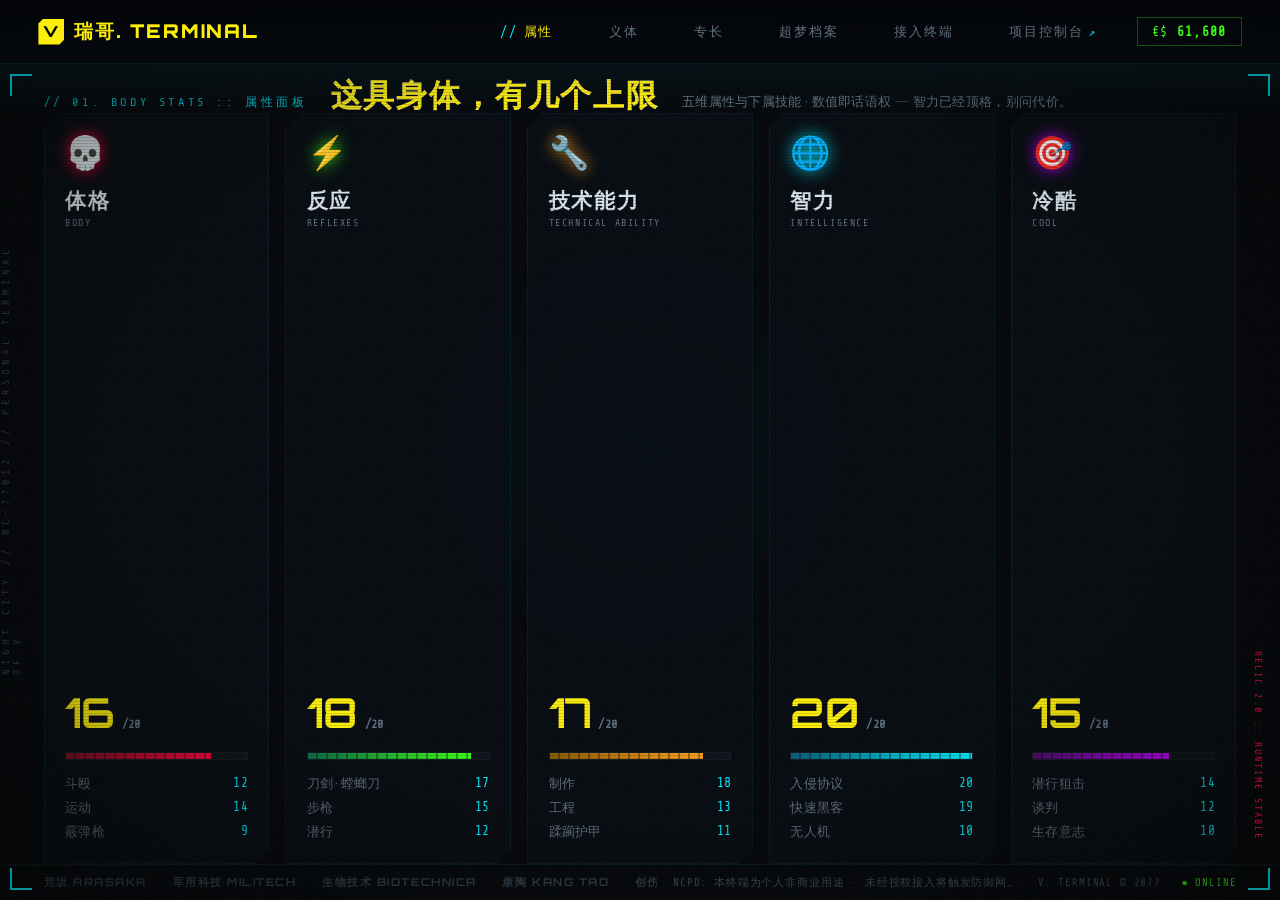
<file: attributes.html>
<!DOCTYPE html><html lang=zh-CN><head><meta charset=UTF-8><meta name=viewport content="width=device-width,initial-scale=1"><title>属性 · 夜之城个人终端</title><link rel=icon type=image/svg+xml href=assets/favicon.svg><meta name=description content="五维属性面板与下属技能 —— 数值即话语权。"><link rel=preconnect href=https://fonts.googleapis.com><link rel=preconnect href=https://fonts.gstatic.com crossorigin><link href="https://fonts.googleapis.com/css2?family=Orbitron:wght@500;700;900&family=Rajdhani:wght@400;500;600;700&family=Share+Tech+Mono&display=swap" rel=stylesheet media=print onload='this.media="all"'><noscript><link href="https://fonts.googleapis.com/css2?family=Orbitron:wght@500;700;900&family=Rajdhani:wght@400;500;600;700&family=Share+Tech+Mono&display=swap" rel=stylesheet></noscript><link rel=stylesheet href=assets/style.css></head><body><div class=fx-scanlines></div><div class=fx-crtbar></div><div class=fx-noise></div><div class=fx-vignette></div><div id=cursor-glow></div><div class=side-strip>NIGHT CITY // NC-77012 // PERSONAL TERMINAL OF V.</div><div class="hud-corner tl"></div><div class="hud-corner tr"></div><div class="hud-corner bl"></div><div class="hud-corner br"></div><div id=relic-hud>RELIC 2.0 :: RUNTIME STABLE</div><header id=nav><a class=nav-logo href=index.html><span class=box>V</span>瑞哥. TERMINAL</a><nav class=nav-links id=nav-links><a href=attributes.html class=active>属性</a> <a href=cyberware.html>义体</a> <a href=perks.html>专长</a> <a href=braindance.html>超梦档案</a> <a href=terminal.html>接入终端</a> <a class=ext href="https://project-dashboard-demo.app.workbuddy.host/?sharecode=5I4RS6HMRS&shareId=46b3ce8f7da348518862b93cd07c467c" target=_blank rel=noopener>项目控制台</a></nav><div class=nav-eddies>€$ <b id=eddies>0</b></div><button id=nav-burger>MENU_</button></header><main><div class="page-head reveal"><div class=sec-tag>// 01. BODY STATS :: 属性面板</div><h2 class=sec-title><span class="glitch y" data-text=这具身体，有几个上限>这具身体，有几个上限</span></h2><p class=sec-sub>五维属性与下属技能 · 数值即话语权 —— 智力已经顶格，别问代价。</p></div><section id=attributes class=flex-fill><div class=attr-grid><div class="attr-card cut reveal"><span class=ic style=color:var(--red)>💀</span><h3>体格</h3><span class=en>BODY</span><div class=attr-level>16<small> /20</small></div><div class=bar><i class=c1 data-w=80%></i></div><div class=attr-skills><span>斗殴 <em>12</em></span><span>运动 <em>14</em></span><span>霰弹枪 <em>9</em></span></div></div><div class="attr-card cut reveal"><span class=ic style=color:var(--green)>⚡</span><h3>反应</h3><span class=en>REFLEXES</span><div class=attr-level>18<small> /20</small></div><div class=bar><i class=c2 data-w=90%></i></div><div class=attr-skills><span>刀剑·螳螂刀 <em>17</em></span><span>步枪 <em>15</em></span><span>潜行 <em>12</em></span></div></div><div class="attr-card cut reveal"><span class=ic style=color:var(--orange)>🔧</span><h3>技术能力</h3><span class=en>TECHNICAL ABILITY</span><div class=attr-level>17<small> /20</small></div><div class=bar><i class=c3 data-w=85%></i></div><div class=attr-skills><span>制作 <em>18</em></span><span>工程 <em>13</em></span><span>蹂躏护甲 <em>11</em></span></div></div><div class="attr-card cut reveal"><span class=ic style=color:var(--cyan)>🌐</span><h3>智力</h3><span class=en>INTELLIGENCE</span><div class=attr-level>20<small> /20</small></div><div class=bar><i class=c4 data-w=100%></i></div><div class=attr-skills><span>入侵协议 <em>20</em></span><span>快速黑客 <em>19</em></span><span>无人机 <em>10</em></span></div></div><div class="attr-card cut reveal"><span class=ic style=color:var(--purple)>🎯</span><h3>冷酷</h3><span class=en>COOL</span><div class=attr-level>15<small> /20</small></div><div class=bar><i class=c5 data-w=75%></i></div><div class=attr-skills><span>潜行狙击 <em>14</em></span><span>谈判 <em>12</em></span><span>生存意志 <em>10</em></span></div></div></div></section><footer class=foot-bar><div class=corps><span class=corp>荒坂 ARASAKA</span> <span class=corp>军用科技 MILITECH</span> <span class=corp>生物技术 BIOTECHNICA</span> <span class=corp>康陶 KANG TAO</span> <span class=corp>创伤小组 TRAUMA TEAM</span></div><div class=ncpd-line>NCPD: 本终端为个人非商业用途 · 未经授权接入将触发防御网格 · ICE 已就绪</div><div class=foot-status>V. TERMINAL © 2077 · <span class=on>● ONLINE</span></div></footer></main><script src=assets/config.js></script><script src=assets/common.js></script></body></html>
</file>
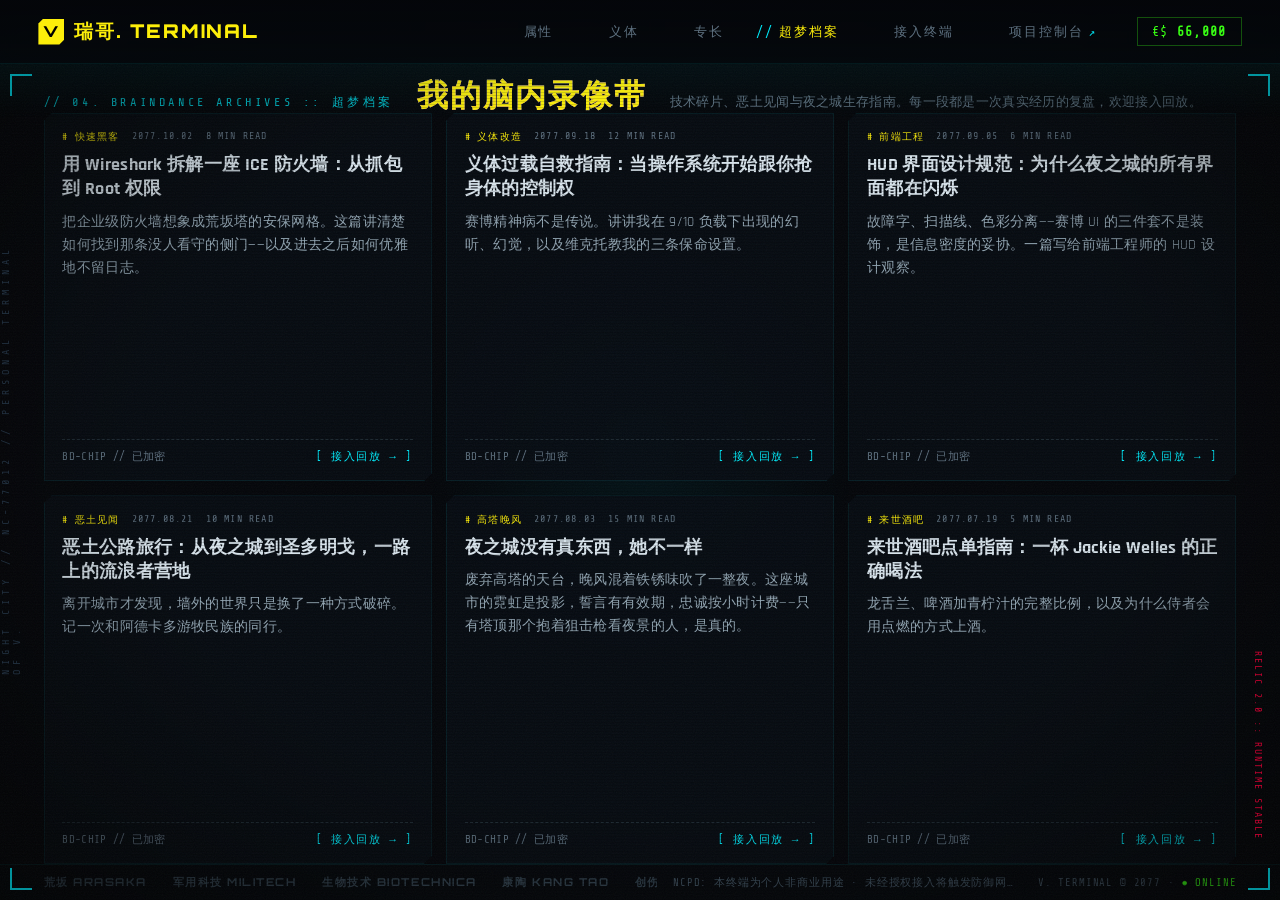
<file: braindance.html>
<!DOCTYPE html><html lang=zh-CN><head><meta charset=UTF-8><meta name=viewport content="width=device-width,initial-scale=1"><title>超梦档案 · 夜之城个人终端</title><link rel=icon type=image/svg+xml href=assets/favicon.svg><meta name=description content="六段脑内录像带 —— 技术碎片、恶土见闻与夜之城生存指南，全息投影回放。"><link rel=preconnect href=https://fonts.googleapis.com><link rel=preconnect href=https://fonts.gstatic.com crossorigin><link href="https://fonts.googleapis.com/css2?family=Orbitron:wght@500;700;900&family=Rajdhani:wght@400;500;600;700&family=Share+Tech+Mono&display=swap" rel=stylesheet media=print onload='this.media="all"'><noscript><link href="https://fonts.googleapis.com/css2?family=Orbitron:wght@500;700;900&family=Rajdhani:wght@400;500;600;700&family=Share+Tech+Mono&display=swap" rel=stylesheet></noscript><link rel=stylesheet href=assets/style.css></head><body><div class=fx-scanlines></div><div class=fx-crtbar></div><div class=fx-noise></div><div class=fx-vignette></div><div id=cursor-glow></div><div class=side-strip>NIGHT CITY // NC-77012 // PERSONAL TERMINAL OF V.</div><div class="hud-corner tl"></div><div class="hud-corner tr"></div><div class="hud-corner bl"></div><div class="hud-corner br"></div><div id=relic-hud>RELIC 2.0 :: RUNTIME STABLE</div><header id=nav><a class=nav-logo href=index.html><span class=box>V</span>瑞哥. TERMINAL</a><nav class=nav-links id=nav-links><a href=attributes.html>属性</a> <a href=cyberware.html>义体</a> <a href=perks.html>专长</a> <a href=braindance.html class=active>超梦档案</a> <a href=terminal.html>接入终端</a> <a class=ext href="https://project-dashboard-demo.app.workbuddy.host/?sharecode=5I4RS6HMRS&shareId=46b3ce8f7da348518862b93cd07c467c" target=_blank rel=noopener>项目控制台</a></nav><div class=nav-eddies>€$ <b id=eddies>0</b></div><button id=nav-burger>MENU_</button></header><main><div class="page-head reveal"><div class=sec-tag>// 04. BRAINDANCE ARCHIVES :: 超梦档案</div><h2 class=sec-title><span class="glitch y" data-text=我的脑内录像带>我的脑内录像带</span></h2><p class=sec-sub>技术碎片、恶土见闻与夜之城生存指南。每一段都是一次真实经历的复盘，欢迎接入回放。</p></div><section id=braindance class=flex-fill><div class=bd-grid id=bd-grid></div></section><footer class=foot-bar><div class=corps><span class=corp>荒坂 ARASAKA</span> <span class=corp>军用科技 MILITECH</span> <span class=corp>生物技术 BIOTECHNICA</span> <span class=corp>康陶 KANG TAO</span> <span class=corp>创伤小组 TRAUMA TEAM</span></div><div class=ncpd-line>NCPD: 本终端为个人非商业用途 · 未经授权接入将触发防御网格 · ICE 已就绪</div><div class=foot-status>V. TERMINAL © 2077 · <span class=on>● ONLINE</span></div></footer></main><div id=bd-player><div class=bd-stage><div class=bd-hud-top><span class=bd-rec><i></i><span id=bd-hud-label>BD-CHIP 回放中 // --.BD</span></span> <button class=bd-close id=bd-close>✕ 中断投影</button></div><div class=bd-beam></div><div class=bd-floor></div><div class=bd-frame><div class=bd-screen><div id=bd-player-mount></div><div class=bd-fx-scan></div><div class=bd-fx-glow></div><div class=bd-fx-line></div></div></div><div class=bd-collapse></div><div class=bd-end-flash id=bd-end-flash><span class=t1>SIGNAL LOST</span> <span class=t2>// PROJECTION TERMINATED · 投影已断开</span></div><div class=bd-hud-bottom><button class=bd-ctl id=bd-playpause title="播放 / 暂停">❚❚</button> <span id=bd-time>00:00 / 01:01</span> <span class=bd-prog><i id=bd-prog></i></span> <button class=bd-ctl id=bd-mute title=声音开关>♪</button> <button class=bd-endbtn id=bd-endbtn>[ 结束投影 ]</button></div></div></div><script src=assets/config.js></script><script src=assets/common.js></script><script>!function(){const e=document.getElementById("bd-grid");e.innerHTML=CONFIG.posts.map(e=>`\n    <article class="bd-card cut-sm reveal">\n      <div class="bd-meta"><span class="tag"># ${e.tag}</span><span>${e.date}</span><span>${e.time} READ</span></div>\n      <h4>${e.title}</h4>\n      <p>${e.excerpt}</p>\n      <div class="bd-foot"><span>BD-CHIP // 已加密</span>${e.videoKey?`<a href="#" class="bd-playlink" data-key="${e.videoKey}">[ 接入回放 → ]</a>`:'<a href="#" onclick="return false">[ 接入回放 → ]</a>'}</div>\n    </article>`).join(""),e.querySelectorAll(".reveal").forEach(e=>{new IntersectionObserver((e,t)=>{e.forEach(e=>{e.isIntersecting&&(e.target.classList.add("in"),t.unobserve(e.target))})},{threshold:.1}).observe(e)})}(),function(){const e={quickhack:{src:"assets/bd-quickhack.mp4",label:"QUICKHACK_ICE_BREAK"},cyberware:{src:"assets/bd-cyberware.mp4",label:"CYBERWARE_DIAGNOSTIC"},frontend:{src:"assets/bd-frontend.mp4",label:"HUD_SPEC_V2"},badlands:{src:"assets/bd-badlands.mp4",label:"BADLANDS_ROADTRIP"},tower:{src:"assets/bd-tower.mp4",label:"TOWER_EVENING_WIND"},afterlife:{src:"assets/bd-afterlife.mp4",label:"AFTERLIFE_BAR_STORIES"}},t=document.getElementById("bd-player"),n=document.getElementById("bd-player-mount"),s=document.getElementById("bd-time"),a=document.getElementById("bd-prog"),d=document.getElementById("bd-playpause"),c=document.getElementById("bd-mute"),i=document.getElementById("bd-hud-label"),o=document.querySelector(".bd-frame");let l=null,r=!1,u=null;const m=e=>String(Math.floor(e)).padStart(2,"0"),p=e=>isFinite(e)&&e>=0?m(e/60)+":"+m(e%60):"--:--";function y(e){d.textContent=null===e?"···":e?"❚❚":"▶"}function b(){if(l)if(l.paused){const e=l.play();e&&e.catch&&e.catch(()=>{})}else l.pause()}function E(){if(r)return;r=!0;const e=l&&isFinite(l.duration)?l.duration:0;if(l)try{l.pause()}catch(e){}a.style.right="0%",e>0&&(s.textContent=p(e)+" / "+p(e)),t.classList.add("ending"),setTimeout(()=>{t.classList.remove("open"),t.classList.remove("ending"),n.innerHTML="",l=null,document.body.classList.remove("bd-open"),v("// BD-CHIP 回放结束 · 全息投影已断开")},1560)}function L(){if(t.classList.contains("open")){if(r=!0,l)try{l.pause()}catch(e){}t.classList.remove("open"),t.classList.remove("ending"),n.innerHTML="",l=null,document.body.classList.remove("bd-open")}}function v(e){const t=document.createElement("div");t.className="bd-toast",t.textContent=e,document.body.appendChild(t),requestAnimationFrame(()=>t.classList.add("show")),setTimeout(()=>{t.classList.remove("show"),setTimeout(()=>t.remove(),400)},3200)}document.addEventListener("click",d=>{const c=d.target.closest(".bd-playlink");c&&(d.preventDefault(),c.classList.contains("ready")&&function(d){if(t.classList.contains("open"))return;const c=e[d];if(!c)return;u=d,r=!1,t.classList.add("open"),t.classList.remove("ending"),document.body.classList.add("bd-open"),i.textContent="BD-CHIP 回放中 // "+c.label+".BD",l=document.createElement("video"),l.src=c.src,l.preload="auto",l.controls=!1,l.playsInline=!0,l.setAttribute("playsinline",""),l.setAttribute("webkit-playsinline",""),n.innerHTML="",n.appendChild(l),l.addEventListener("loadedmetadata",()=>{l&&(s.textContent="00:00 / "+p(l.duration))}),l.addEventListener("timeupdate",()=>{if(!l)return;const e=l.duration||0;e>0&&(a.style.right=100-100*Math.min(l.currentTime/e,1)+"%",s.textContent=p(l.currentTime)+" / "+p(e))}),l.addEventListener("ended",E),l.addEventListener("play",()=>y(!0)),l.addEventListener("pause",()=>y(!1)),l.addEventListener("waiting",()=>y(null)),l.addEventListener("canplay",()=>{l&&y(!l.paused)}),l.addEventListener("error",()=>{y(!1),s.textContent="信号丢失",v("// 视频加载失败 · 请确认 "+(e[u]?.src||"视频文件")+" 存在")}),s.textContent="00:00 / --:--",a.style.right="100%",y(!0);const o=l.play();o&&o.catch&&o.catch(()=>y(!1))}(c.dataset.key))}),document.getElementById("bd-close").addEventListener("click",L),document.getElementById("bd-endbtn").addEventListener("click",E),d.addEventListener("click",b),c.addEventListener("click",function(){l&&(l.muted=!l.muted,c.textContent=l.muted?"✕":"♪")}),document.getElementById("bd-playpause").addEventListener("click",e=>e.stopPropagation()),document.getElementById("bd-mute").addEventListener("click",e=>e.stopPropagation()),o.addEventListener("click",b),t.addEventListener("click",e=>{e.target===t&&L()}),document.addEventListener("keydown",e=>{"Escape"===e.key&&t.classList.contains("open")&&L()}),(async()=>{const t=document.querySelectorAll(".bd-playlink"),n="file:"===location.protocol;for(const s of t){const t=e[s.dataset.key];if(t)if(n)s.classList.add("ready");else try{const e=await fetch(t.src,{method:"HEAD"});(e.ok||404!==e.status&&410!==e.status)&&s.classList.add("ready")}catch(e){s.classList.add("ready")}}})()}()</script></body></html>
</file>
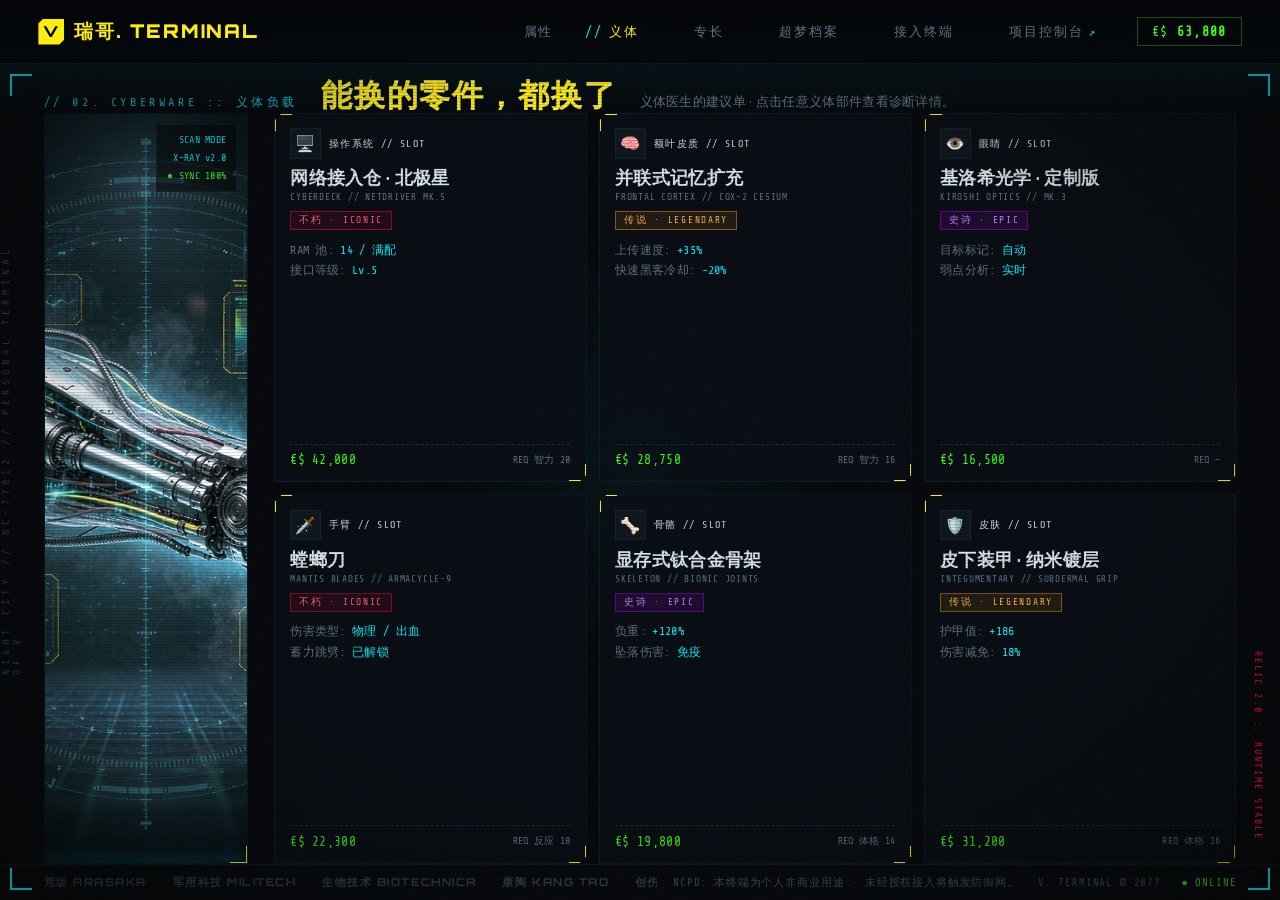
<file: cyberware.html>
<!DOCTYPE html><html lang=zh-CN><head><meta charset=UTF-8><meta name=viewport content="width=device-width,initial-scale=1"><title>义体 · 夜之城个人终端</title><link rel=icon type=image/svg+xml href=assets/favicon.svg><meta name=description content="义体负载清单 —— 点击任意义体部件查看诊断详情。"><link rel=preconnect href=https://fonts.googleapis.com><link rel=preconnect href=https://fonts.gstatic.com crossorigin><link href="https://fonts.googleapis.com/css2?family=Orbitron:wght@500;700;900&family=Rajdhani:wght@400;500;600;700&family=Share+Tech+Mono&display=swap" rel=stylesheet media=print onload='this.media="all"'><noscript><link href="https://fonts.googleapis.com/css2?family=Orbitron:wght@500;700;900&family=Rajdhani:wght@400;500;600;700&family=Share+Tech+Mono&display=swap" rel=stylesheet></noscript><link rel=stylesheet href=assets/style.css></head><body><div class=fx-scanlines></div><div class=fx-crtbar></div><div class=fx-noise></div><div class=fx-vignette></div><div id=cursor-glow></div><div class=side-strip>NIGHT CITY // NC-77012 // PERSONAL TERMINAL OF V.</div><div class="hud-corner tl"></div><div class="hud-corner tr"></div><div class="hud-corner bl"></div><div class="hud-corner br"></div><div id=relic-hud>RELIC 2.0 :: RUNTIME STABLE</div><header id=nav><a class=nav-logo href=index.html><span class=box>V</span>瑞哥. TERMINAL</a><nav class=nav-links id=nav-links><a href=attributes.html>属性</a> <a href=cyberware.html class=active>义体</a> <a href=perks.html>专长</a> <a href=braindance.html>超梦档案</a> <a href=terminal.html>接入终端</a> <a class=ext href="https://project-dashboard-demo.app.workbuddy.host/?sharecode=5I4RS6HMRS&shareId=46b3ce8f7da348518862b93cd07c467c" target=_blank rel=noopener>项目控制台</a></nav><div class=nav-eddies>€$ <b id=eddies>0</b></div><button id=nav-burger>MENU_</button></header><main><div class="page-head reveal"><div class=sec-tag>// 02. CYBERWARE :: 义体负载</div><h2 class=sec-title><span class="glitch y" data-text=能换的零件，都换了>能换的零件，都换了</span></h2><p class=sec-sub>义体医生的建议单 · 点击任意义体部件查看诊断详情。</p></div><section id=cyberware class=flex-fill style=display:flex;flex-direction:column><div class=cw-layout><div class="cw-visual reveal corner-brackets"><img src=assets/cyberware-arm.jpg alt=义体扫描><div class=scanline></div><div class=hud>SCAN MODE<br>X-RAY v2.0<br><span style=color:var(--green)>● SYNC 100%</span></div></div><div class=cw-grid id=cw-grid></div></div></section><footer class=foot-bar><div class=corps><span class=corp>荒坂 ARASAKA</span> <span class=corp>军用科技 MILITECH</span> <span class=corp>生物技术 BIOTECHNICA</span> <span class=corp>康陶 KANG TAO</span> <span class=corp>创伤小组 TRAUMA TEAM</span></div><div class=ncpd-line>NCPD: 本终端为个人非商业用途 · 未经授权接入将触发防御网格 · ICE 已就绪</div><div class=foot-status>V. TERMINAL © 2077 · <span class=on>● ONLINE</span></div></footer></main><div id=modal><div class="modal-box cut"><button class=m-close id=modal-close>✕</button> <span class=cw-rarity id=m-rarity></span><h4 id=m-name></h4><div class=m-en id=m-en></div><p class=m-desc id=m-desc></p><div class=m-rows id=m-rows></div><div class=m-warn id=m-warn></div></div></div><script src=assets/config.js></script><script src=assets/common.js></script><script>!function(){const e=document.getElementById("cw-grid");e.innerHTML=CONFIG.cyberware.map((e,t)=>`\n    <article class="cw-card cut-sm reveal corner-brackets" data-i="${t}">\n      <div class="cw-slot"><span class="glyph">${e.icon}</span>${e.slot} // SLOT</div>\n      <h4>${e.name}</h4><span class="en">${e.en}</span>\n      <span class="cw-rarity ${e.rarity}">${e.rarityText}</span>\n      <div class="cw-stat">${e.rows.slice(0,2).map(e=>`${e[0]}: <b>${e[1]}</b>`).join("<br>")}</div>\n      <div class="cw-price"><span>${e.price}</span><span class="req">REQ ${e.req}</span></div>\n    </article>`).join("");const t=document.getElementById("modal");e.addEventListener("click",e=>{const n=e.target.closest(".cw-card");if(!n)return;const s=CONFIG.cyberware[+n.dataset.i];document.getElementById("m-rarity").className="cw-rarity "+s.rarity,document.getElementById("m-rarity").textContent=s.rarityText,document.getElementById("m-name").textContent=s.name,document.getElementById("m-en").textContent=s.en,document.getElementById("m-desc").textContent=s.desc,document.getElementById("m-rows").innerHTML=s.rows.map(e=>`<div><span>${e[0]}</span><b>${e[1]}</b></div>`).join("");const a=document.getElementById("m-warn");a.textContent=s.warn||"※ 该义体已通过临床兼容性认证 · 状态稳定",a.style.color=s.warn?"var(--red)":"var(--dim)",a.style.borderColor=s.warn?"rgba(255,0,60,.4)":"#1c2830",t.classList.add("open")}),document.getElementById("modal-close").onclick=()=>t.classList.remove("open"),t.addEventListener("click",e=>{e.target===t&&t.classList.remove("open")}),document.addEventListener("keydown",e=>{"Escape"===e.key&&t.classList.remove("open")}),e.querySelectorAll(".reveal").forEach(e=>{new IntersectionObserver((e,t)=>{e.forEach(e=>{e.isIntersecting&&(e.target.classList.add("in"),t.unobserve(e.target))})},{threshold:.1}).observe(e)})}()</script></body></html>
</file>
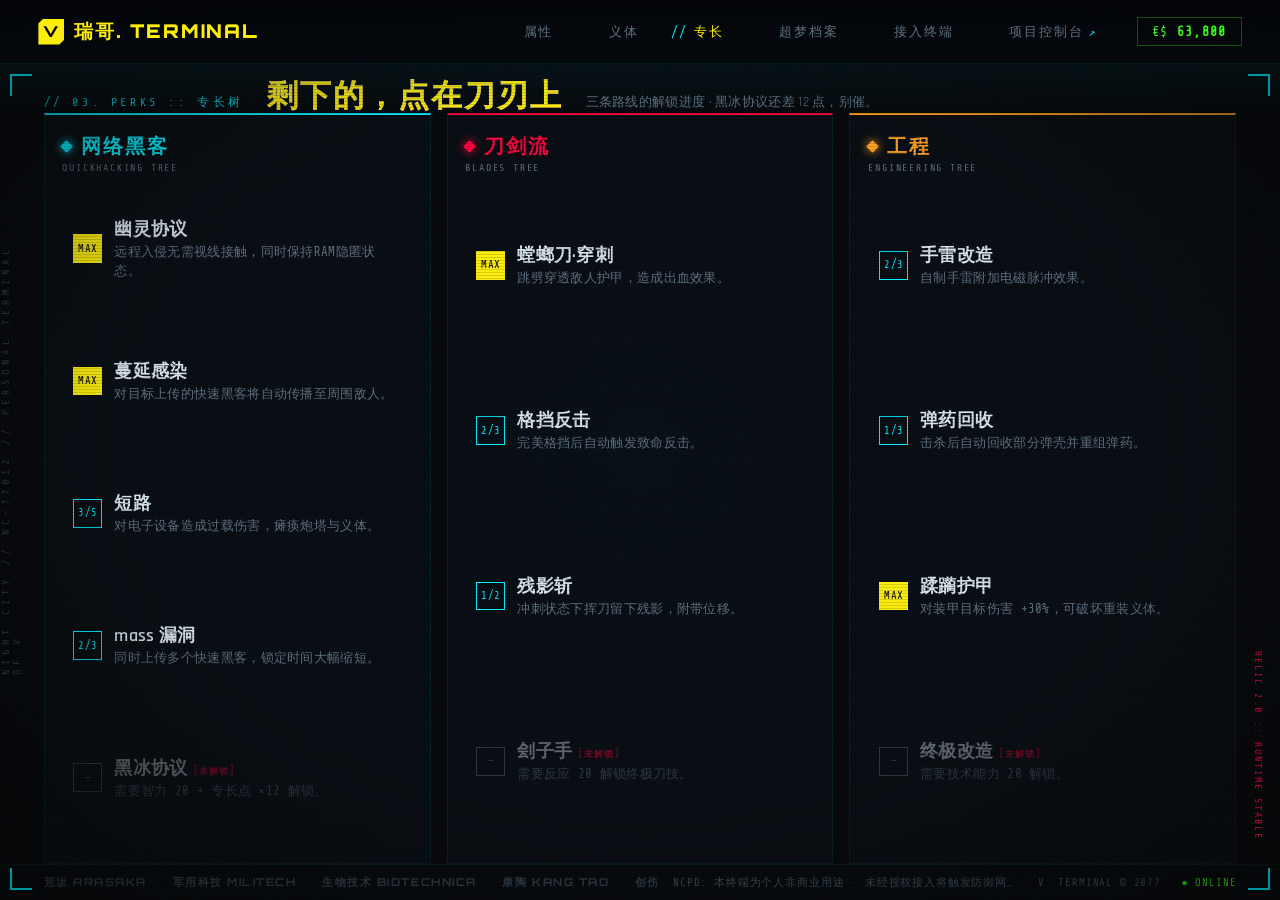
<file: perks.html>
<!DOCTYPE html><html lang=zh-CN><head><meta charset=UTF-8><meta name=viewport content="width=device-width,initial-scale=1"><title>专长 · 夜之城个人终端</title><link rel=icon type=image/svg+xml href=assets/favicon.svg><meta name=description content="三条专长路线与解锁进度 —— 剩下的点数，点在刀刃上。"><link rel=preconnect href=https://fonts.googleapis.com><link rel=preconnect href=https://fonts.gstatic.com crossorigin><link href="https://fonts.googleapis.com/css2?family=Orbitron:wght@500;700;900&family=Rajdhani:wght@400;500;600;700&family=Share+Tech+Mono&display=swap" rel=stylesheet media=print onload='this.media="all"'><noscript><link href="https://fonts.googleapis.com/css2?family=Orbitron:wght@500;700;900&family=Rajdhani:wght@400;500;600;700&family=Share+Tech+Mono&display=swap" rel=stylesheet></noscript><link rel=stylesheet href=assets/style.css></head><body><div class=fx-scanlines></div><div class=fx-crtbar></div><div class=fx-noise></div><div class=fx-vignette></div><div id=cursor-glow></div><div class=side-strip>NIGHT CITY // NC-77012 // PERSONAL TERMINAL OF V.</div><div class="hud-corner tl"></div><div class="hud-corner tr"></div><div class="hud-corner bl"></div><div class="hud-corner br"></div><div id=relic-hud>RELIC 2.0 :: RUNTIME STABLE</div><header id=nav><a class=nav-logo href=index.html><span class=box>V</span>瑞哥. TERMINAL</a><nav class=nav-links id=nav-links><a href=attributes.html>属性</a> <a href=cyberware.html>义体</a> <a href=perks.html class=active>专长</a> <a href=braindance.html>超梦档案</a> <a href=terminal.html>接入终端</a> <a class=ext href="https://project-dashboard-demo.app.workbuddy.host/?sharecode=5I4RS6HMRS&shareId=46b3ce8f7da348518862b93cd07c467c" target=_blank rel=noopener>项目控制台</a></nav><div class=nav-eddies>€$ <b id=eddies>0</b></div><button id=nav-burger>MENU_</button></header><main><div class="page-head reveal"><div class=sec-tag>// 03. PERKS :: 专长树</div><h2 class=sec-title><span class="glitch y" data-text=剩下的，点在刀刃上>剩下的，点在刀刃上</span></h2><p class=sec-sub>三条路线的解锁进度 · 黑冰协议还差 12 点，别催。</p></div><section id=perks class=flex-fill><div class=perk-cols><div class="perk-col reveal" style="border-top:2px solid var(--cyan)"><h3 style=color:var(--cyan)><i></i>网络黑客</h3><span class=p-en>QUICKHACKING TREE</span><div class="perk max"><div class=node>MAX</div><div><div class=p-name>幽灵协议</div><div class=p-desc>远程入侵无需视线接触，同时保持RAM隐匿状态。</div></div></div><div class="perk max"><div class=node>MAX</div><div><div class=p-name>蔓延感染</div><div class=p-desc>对目标上传的快速黑客将自动传播至周围敌人。</div></div></div><div class=perk><div class=node>3/5</div><div><div class=p-name>短路</div><div class=p-desc>对电子设备造成过载伤害，瘫痪炮塔与义体。</div></div></div><div class=perk><div class=node>2/3</div><div><div class=p-name>mass 漏洞</div><div class=p-desc>同时上传多个快速黑客，锁定时间大幅缩短。</div></div></div><div class="perk locked"><div class=node>—</div><div><div class=p-name>黑冰协议</div><div class=p-desc>需要智力 20 + 专长点 ×12 解锁。</div></div></div></div><div class="perk-col reveal" style="border-top:2px solid var(--red)"><h3 style=color:var(--red)><i></i>刀剑流</h3><span class=p-en>BLADES TREE</span><div class="perk max"><div class=node>MAX</div><div><div class=p-name>螳螂刀·穿刺</div><div class=p-desc>跳劈穿透敌人护甲，造成出血效果。</div></div></div><div class=perk><div class=node>2/3</div><div><div class=p-name>格挡反击</div><div class=p-desc>完美格挡后自动触发致命反击。</div></div></div><div class=perk><div class=node>1/2</div><div><div class=p-name>残影斩</div><div class=p-desc>冲刺状态下挥刀留下残影，附带位移。</div></div></div><div class="perk locked"><div class=node>—</div><div><div class=p-name>刽子手</div><div class=p-desc>需要反应 20 解锁终极刀技。</div></div></div></div><div class="perk-col reveal" style="border-top:2px solid var(--orange)"><h3 style=color:var(--orange)><i></i>工程</h3><span class=p-en>ENGINEERING TREE</span><div class=perk><div class=node>2/3</div><div><div class=p-name>手雷改造</div><div class=p-desc>自制手雷附加电磁脉冲效果。</div></div></div><div class=perk><div class=node>1/3</div><div><div class=p-name>弹药回收</div><div class=p-desc>击杀后自动回收部分弹壳并重组弹药。</div></div></div><div class="perk max"><div class=node>MAX</div><div><div class=p-name>蹂躏护甲</div><div class=p-desc>对装甲目标伤害 +30%，可破坏重装义体。</div></div></div><div class="perk locked"><div class=node>—</div><div><div class=p-name>终极改造</div><div class=p-desc>需要技术能力 20 解锁。</div></div></div></div></div></section><footer class=foot-bar><div class=corps><span class=corp>荒坂 ARASAKA</span> <span class=corp>军用科技 MILITECH</span> <span class=corp>生物技术 BIOTECHNICA</span> <span class=corp>康陶 KANG TAO</span> <span class=corp>创伤小组 TRAUMA TEAM</span></div><div class=ncpd-line>NCPD: 本终端为个人非商业用途 · 未经授权接入将触发防御网格 · ICE 已就绪</div><div class=foot-status>V. TERMINAL © 2077 · <span class=on>● ONLINE</span></div></footer></main><script src=assets/config.js></script><script src=assets/common.js></script></body></html>
</file>
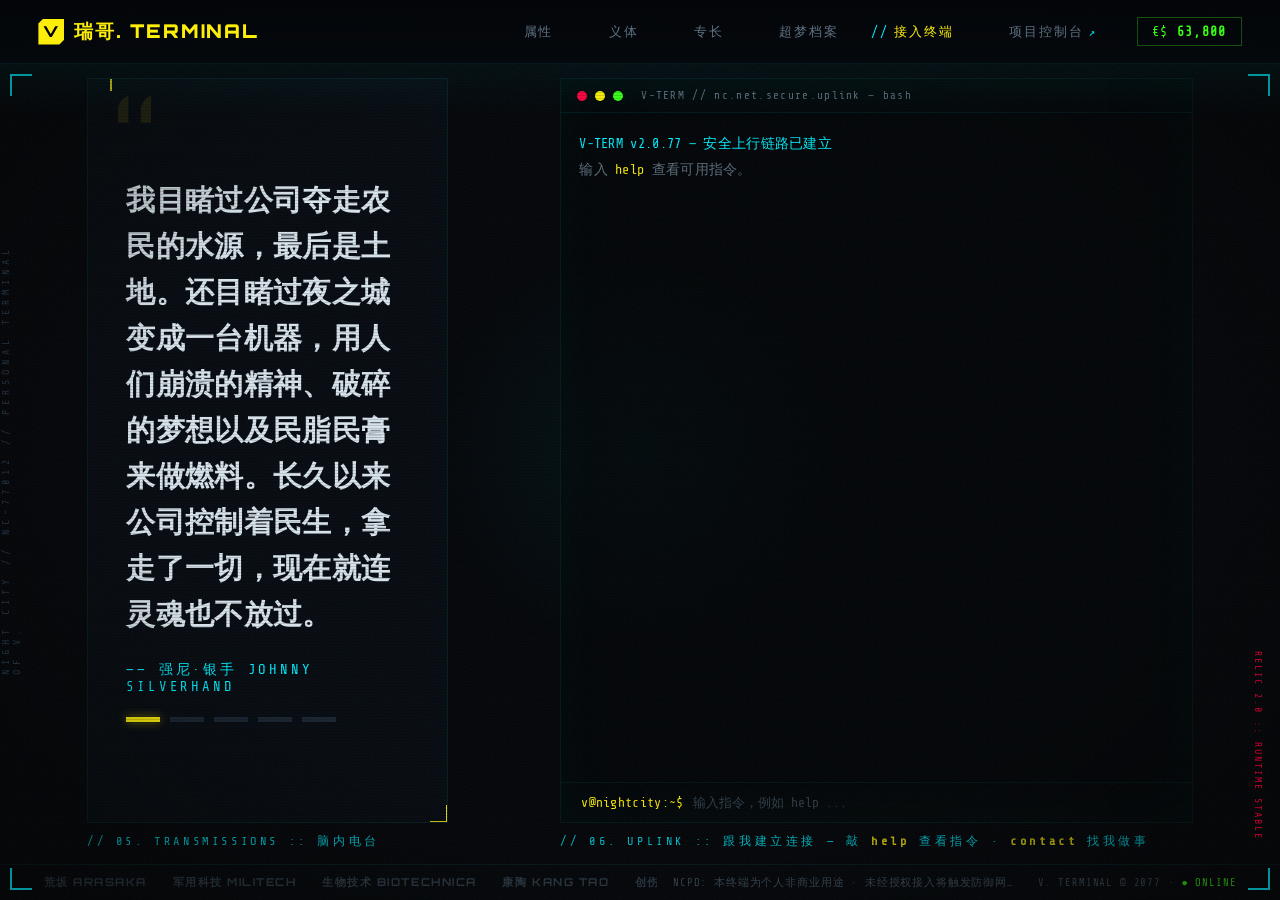
<file: terminal.html>
<!DOCTYPE html><html lang=zh-CN><head><meta charset=UTF-8><meta name=viewport content="width=device-width,initial-scale=1"><title>接入终端 · 夜之城个人终端</title><link rel=icon type=image/svg+xml href=assets/favicon.svg><meta name=description content="脑内电台语录墙 + 一个能敲命令的假终端 —— 输入 help 查看可用指令。"><link rel=preconnect href=https://fonts.googleapis.com><link rel=preconnect href=https://fonts.gstatic.com crossorigin><link href="https://fonts.googleapis.com/css2?family=Orbitron:wght@500;700;900&family=Rajdhani:wght@400;500;600;700&family=Share+Tech+Mono&display=swap" rel=stylesheet media=print onload='this.media="all"'><noscript><link href="https://fonts.googleapis.com/css2?family=Orbitron:wght@500;700;900&family=Rajdhani:wght@400;500;600;700&family=Share+Tech+Mono&display=swap" rel=stylesheet></noscript><link rel=stylesheet href=assets/style.css></head><body><div class=fx-scanlines></div><div class=fx-crtbar></div><div class=fx-noise></div><div class=fx-vignette></div><div id=cursor-glow></div><div id=burn-overlay></div><div class=side-strip>NIGHT CITY // NC-77012 // PERSONAL TERMINAL OF V.</div><div class="hud-corner tl"></div><div class="hud-corner tr"></div><div class="hud-corner bl"></div><div class="hud-corner br"></div><div id=relic-hud>RELIC 2.0 :: RUNTIME STABLE</div><header id=nav><a class=nav-logo href=index.html><span class=box>V</span>瑞哥. TERMINAL</a><nav class=nav-links id=nav-links><a href=attributes.html>属性</a> <a href=cyberware.html>义体</a> <a href=perks.html>专长</a> <a href=braindance.html>超梦档案</a> <a href=terminal.html class=active>接入终端</a> <a class=ext href="https://project-dashboard-demo.app.workbuddy.host/?sharecode=5I4RS6HMRS&shareId=46b3ce8f7da348518862b93cd07c467c" target=_blank rel=noopener>项目控制台</a></nav><div class=nav-eddies>€$ <b id=eddies>0</b></div><button id=nav-burger>MENU_</button></header><main><div class=tsplit><section id=quotes><div class="quote-stage reveal corner-brackets"><div id=quote-text></div><div id=quote-author></div><div class=quote-nav id=quote-nav></div></div><div class=page-head style=padding-left:0;padding-top:10px><div class=sec-tag>// 05. TRANSMISSIONS :: 脑内电台</div></div></section><section id=terminal style=display:flex;flex-direction:column><div class="term reveal"><div class=term-head><i></i><i></i><i></i><span>V-TERM // nc.net.secure.uplink — bash</span></div><div class=term-body id=term-body></div><div class=term-input><span class=prompt>v@nightcity:~$</span> <input id=term-input autocomplete=off spellcheck=false placeholder="输入指令，例如 help ..."></div></div><div class=page-head style=padding-left:0;padding-top:10px><div class=sec-tag>// 06. UPLINK :: 跟我建立连接 — 敲 <b style=color:var(--yellow)>help</b> 查看指令 · <b style=color:var(--yellow)>contact</b> 找我做事</div></div></section></div><footer class=foot-bar><div class=corps><span class=corp>荒坂 ARASAKA</span> <span class=corp>军用科技 MILITECH</span> <span class=corp>生物技术 BIOTECHNICA</span> <span class=corp>康陶 KANG TAO</span> <span class=corp>创伤小组 TRAUMA TEAM</span></div><div class=ncpd-line>NCPD: 本终端为个人非商业用途 · 未经授权接入将触发防御网格 · ICE 已就绪</div><div class=foot-status>V. TERMINAL © 2077 · <span class=on>● ONLINE</span></div></footer></main><script src=assets/config.js></script><script src=assets/common.js></script><script>!function(){const t=document.getElementById("quote-text"),e=document.getElementById("quote-author"),s=document.getElementById("quote-nav");let n,o=0;s.innerHTML=CONFIG.quotes.map(()=>'<button class="q-dot" aria-label="切换语录"></button>').join("");const a=[...s.children];function c(s){o=s,t.style.opacity=0,e.style.opacity=0,setTimeout(()=>{t.textContent=CONFIG.quotes[s].t,e.textContent=CONFIG.quotes[s].a,t.style.transition=e.style.transition="opacity .6s",t.style.opacity=1,e.style.opacity=1},260),a.forEach((t,e)=>t.classList.toggle("on",e===s))}a.forEach((t,e)=>t.onclick=()=>{c(e),l()});const l=()=>{clearInterval(n),n=setInterval(()=>c((o+1)%CONFIG.quotes.length),6e3)};c(0),l()}(),function(){const t=document.getElementById("term-body"),e=document.getElementById("term-input"),s=(e,s="")=>{const n=document.createElement("div");n.className="t-line "+s,n.innerHTML=e,t.appendChild(n),t.scrollTop=t.scrollHeight};s("V-TERM v2.0.77 — 安全上行链路已建立","t-sys"),s("输入 <span class='t-cmd'>help</span> 查看可用指令。","t-dim"),s("&nbsp;");const n={help(){s("可用指令:","t-sys"),[["whoami","我是谁"],["skills","技术栈与专长"],["contact","联系方式"],["console","打开项目控制台"],["quotes","随机播放一条夜之城语录"],["eddies","查余额"],["burn","？？？"],["clear","清屏"]].forEach(([t,e])=>s(`  <span class="t-cmd">${t.padEnd(10)}</span> <span class="t-dim">${e}</span>`))},whoami(){s(`代号: <span class="t-cmd">${CONFIG.handle}</span> // 全栈网络浪人`,"t-sys"),s("职业: 写代码 / 拆防火墙 / 恶土写生","t-dim"),s("据点: 夜之城 · 沃森区","t-dim"),s("现状: 接受委托中 —— 包括但不限于网站、义体调校与给荒坂找麻烦。","t-dim")},skills(){s("LANGS    > C++ / Java / Python / 易语言","t-sys"),s("FRONT    > React / Vue / Angular / Flutter","t-sys"),s("BACK     > Workbuddy / Codex / DeepSeek / 豆包","t-sys"),s("CHROME   > Html / Css / JavaScript / TypeScript","t-sys")},contact(){s("建立安全信道成功:","t-ok"),Object.entries(CONFIG.contact).forEach(([t,e])=>s(`  <span class="t-cmd">${t.padEnd(14)}</span> ${e}`)),s("提示: 白天回复较慢 —— 通常在恶土或者睡着。","t-dim")},console(){s("跳转至项目控制台（独立应用，新标签页）...","t-ok"),s(`  <span class="t-cmd">${CONFIG.dashboardUrl}</span>`,"t-dim"),setTimeout(()=>window.open(CONFIG.dashboardUrl,"_blank","noopener"),600)},quotes(){const t=CONFIG.quotes[Math.floor(Math.random()*CONFIG.quotes.length)];s(`"${t.t}"`,"t-cmd"),s(`—— ${t.a}`,"t-dim")},eddies(){s("余额: <span class='t-ok'>€$ 128,450</span>  (刚付完维克的义体分期，别问)","t-sys")},clear(){t.innerHTML=""},burn(){s("正在激活强尼协议...","t-err");const t=document.getElementById("burn-overlay");document.body.classList.add("burning"),t.classList.add("on"),s(">>> 醒来吧，武士。我们有一座城市要烧。<<<","t-cmd"),setTimeout(()=>{t.classList.remove("on"),document.body.classList.remove("burning"),s("协议已关闭。城市还在。","t-dim")},4e3)},sfm:()=>s("强尼说: 这个指令不存在,武士。","t-err")};e.addEventListener("keydown",t=>{if("Enter"!==t.key||!e.value.trim())return;const o=e.value.trim();e.value="",s(`<span class="t-cmd">v@nightcity:~$</span> ${o.replace(/</g,"&lt;")}`);const a=o.toLowerCase().split(" ")[0];n[a]?n[a]():s(`未知指令: ${a} — 输入 <span class="t-cmd">help</span> 查看帮助`,"t-err")}),document.querySelector(".term").addEventListener("click",()=>e.focus())}()</script></body></html>
</file>
